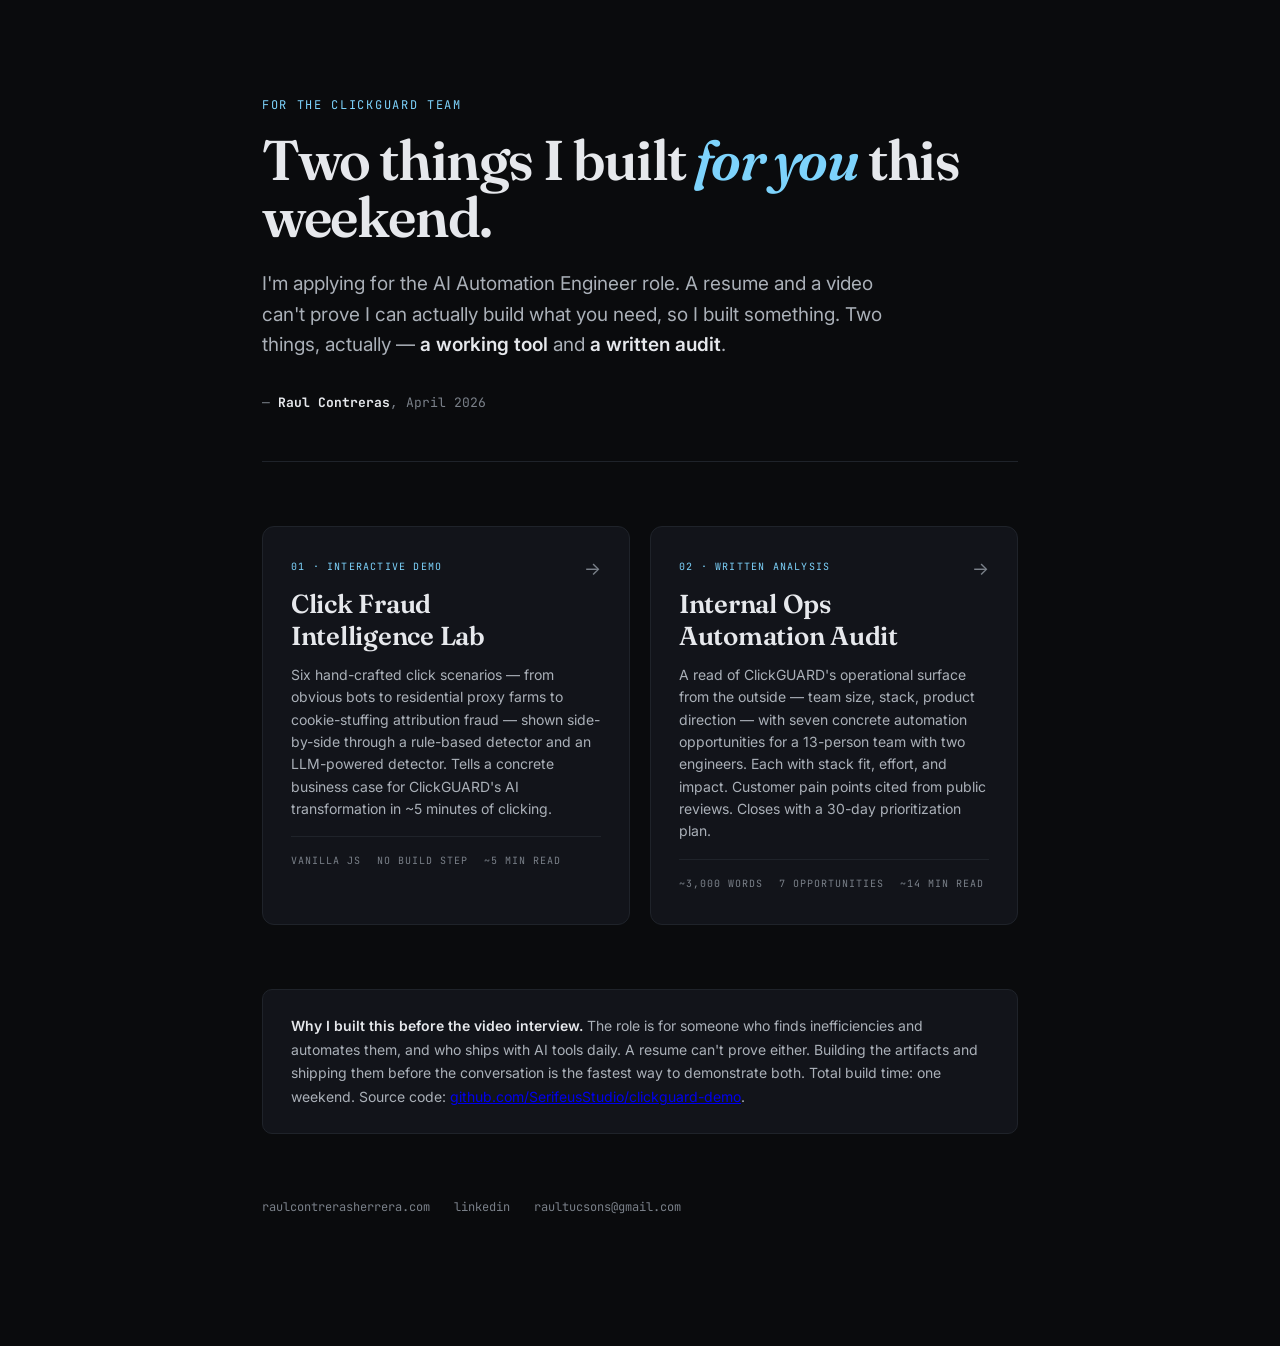
<file: deploy/index.html>
<!DOCTYPE html>
<html lang="en">
<head>
<meta charset="UTF-8">
<meta name="viewport" content="width=device-width, initial-scale=1.0">
<title>For ClickGUARD — Raul Contreras</title>
<meta name="description" content="Two things I built for my application to the AI Automation Engineer role at ClickGUARD.">
<meta name="robots" content="index, follow">

<link rel="preconnect" href="https://fonts.googleapis.com">
<link rel="preconnect" href="https://fonts.gstatic.com" crossorigin>
<link href="https://fonts.googleapis.com/css2?family=Fraunces:opsz,wght@9..144,500;9..144,600;9..144,700&family=Inter:wght@400;500;600&family=JetBrains+Mono:wght@400;500&display=swap" rel="stylesheet">

<style>
  :root {
    --bg: #0a0b0d;
    --bg-elev: #12141a;
    --bg-elev-2: #181b22;
    --text: #e6e8ec;
    --text-dim: #aab0b8;
    --muted: #7a8089;
    --accent: #7dd3fc;
    --accent-dim: #38bdf8;
    --rule: #1f232a;
  }

  * { box-sizing: border-box; }

  html, body {
    margin: 0;
    padding: 0;
    background: var(--bg);
    color: var(--text);
    font-family: 'Inter', system-ui, -apple-system, sans-serif;
    font-size: 16px;
    line-height: 1.6;
    -webkit-font-smoothing: antialiased;
    -moz-osx-font-smoothing: grayscale;
    min-height: 100vh;
  }

  .page {
    max-width: 820px;
    margin: 0 auto;
    padding: 96px 32px 128px;
  }

  .eyebrow {
    font-family: 'JetBrains Mono', monospace;
    font-size: 12px;
    text-transform: uppercase;
    letter-spacing: 0.14em;
    color: var(--accent);
    margin-bottom: 16px;
  }

  h1 {
    font-family: 'Fraunces', Georgia, serif;
    font-size: 56px;
    line-height: 1.02;
    font-weight: 600;
    letter-spacing: -0.025em;
    margin: 0 0 24px;
  }

  h1 .accent {
    color: var(--accent);
    font-style: italic;
  }

  .lede {
    font-size: 19px;
    color: var(--text-dim);
    max-width: 640px;
    line-height: 1.6;
    margin: 0 0 32px;
  }

  .lede strong {
    color: var(--text);
    font-weight: 600;
  }

  .signed {
    font-family: 'JetBrains Mono', monospace;
    font-size: 13px;
    color: var(--muted);
    margin-bottom: 64px;
    padding-bottom: 48px;
    border-bottom: 1px solid var(--rule);
  }

  .signed strong {
    color: var(--text);
  }

  .tiles {
    display: grid;
    grid-template-columns: 1fr 1fr;
    gap: 20px;
    margin-bottom: 64px;
  }

  @media (max-width: 720px) {
    .tiles { grid-template-columns: 1fr; }
    h1 { font-size: 42px; }
    .page { padding: 48px 20px 80px; }
  }

  .tile {
    display: block;
    text-decoration: none;
    background: var(--bg-elev);
    border: 1px solid var(--rule);
    border-radius: 12px;
    padding: 32px 28px;
    color: inherit;
    transition: border-color 160ms, background 160ms, transform 160ms;
    position: relative;
    overflow: hidden;
  }

  .tile:hover {
    border-color: var(--accent);
    background: var(--bg-elev-2);
    transform: translateY(-2px);
  }

  .tile::after {
    content: '→';
    position: absolute;
    top: 28px;
    right: 28px;
    font-size: 18px;
    color: var(--muted);
    transition: color 160ms, transform 160ms;
  }

  .tile:hover::after {
    color: var(--accent);
    transform: translateX(2px);
  }

  .tile-kicker {
    font-family: 'JetBrains Mono', monospace;
    font-size: 10px;
    text-transform: uppercase;
    letter-spacing: 0.12em;
    color: var(--accent);
    margin-bottom: 14px;
  }

  .tile-title {
    font-family: 'Fraunces', Georgia, serif;
    font-size: 26px;
    font-weight: 600;
    letter-spacing: -0.01em;
    line-height: 1.2;
    margin: 0 0 12px;
    color: var(--text);
    padding-right: 32px;
  }

  .tile-desc {
    font-size: 14px;
    color: var(--text-dim);
    line-height: 1.6;
    margin: 0 0 16px;
  }

  .tile-meta {
    font-family: 'JetBrains Mono', monospace;
    font-size: 10px;
    color: var(--muted);
    text-transform: uppercase;
    letter-spacing: 0.1em;
    padding-top: 16px;
    border-top: 1px solid var(--rule);
    display: flex;
    gap: 16px;
  }

  .note {
    padding: 24px 28px;
    background: var(--bg-elev);
    border: 1px solid var(--rule);
    border-radius: 10px;
    font-size: 14px;
    color: var(--text-dim);
    line-height: 1.7;
  }

  .note strong {
    color: var(--text);
    font-weight: 600;
  }

  .footer {
    margin-top: 64px;
    font-family: 'JetBrains Mono', monospace;
    font-size: 12px;
    color: var(--muted);
    display: flex;
    gap: 24px;
    flex-wrap: wrap;
  }

  .footer a {
    color: var(--muted);
    text-decoration: none;
    border-bottom: 1px solid transparent;
    transition: color 120ms, border-color 120ms;
  }

  .footer a:hover {
    color: var(--accent);
    border-bottom-color: var(--accent);
  }
</style>
</head>
<body>

<div class="page">

  <div class="eyebrow">For the ClickGUARD team</div>
  <h1>Two things I built <span class="accent">for you</span> this weekend.</h1>
  <p class="lede">I'm applying for the AI Automation Engineer role. A resume and a video can't prove I can actually build what you need, so I built something. Two things, actually — <strong>a working tool</strong> and <strong>a written audit</strong>.</p>
  <div class="signed">— <strong>Raul Contreras</strong>, April 2026</div>

  <div class="tiles">

    <a class="tile" href="tool/">
      <div class="tile-kicker">01 · Interactive demo</div>
      <h2 class="tile-title">Click Fraud Intelligence Lab</h2>
      <p class="tile-desc">Six hand-crafted click scenarios — from obvious bots to residential proxy farms to cookie-stuffing attribution fraud — shown side-by-side through a rule-based detector and an LLM-powered detector. Tells a concrete business case for ClickGUARD's AI transformation in ~5 minutes of clicking.</p>
      <div class="tile-meta">
        <span>vanilla JS</span>
        <span>no build step</span>
        <span>~5 min read</span>
      </div>
    </a>

    <a class="tile" href="audit/">
      <div class="tile-kicker">02 · Written analysis</div>
      <h2 class="tile-title">Internal Ops Automation Audit</h2>
      <p class="tile-desc">A read of ClickGUARD's operational surface from the outside — team size, stack, product direction — with seven concrete automation opportunities for a 13-person team with two engineers. Each with stack fit, effort, and impact. Customer pain points cited from public reviews. Closes with a 30-day prioritization plan.</p>
      <div class="tile-meta">
        <span>~3,000 words</span>
        <span>7 opportunities</span>
        <span>~14 min read</span>
      </div>
    </a>

  </div>

  <div class="note">
    <strong>Why I built this before the video interview.</strong> The role is for someone who finds inefficiencies and automates them, and who ships with AI tools daily. A resume can't prove either. Building the artifacts and shipping them before the conversation is the fastest way to demonstrate both. Total build time: one weekend. Source code: <a href="https://github.com/SerifeusStudio/clickguard-demo">github.com/SerifeusStudio/clickguard-demo</a>.
  </div>

  <div class="footer">
    <a href="https://raulcontrerasherrera.com/">raulcontrerasherrera.com</a>
    <a href="https://linkedin.com/in/raulcontrerasherrera">linkedin</a>
    <a href="mailto:raultucsons@gmail.com">raultucsons@gmail.com</a>
  </div>

</div>

</body>
</html>
</file>
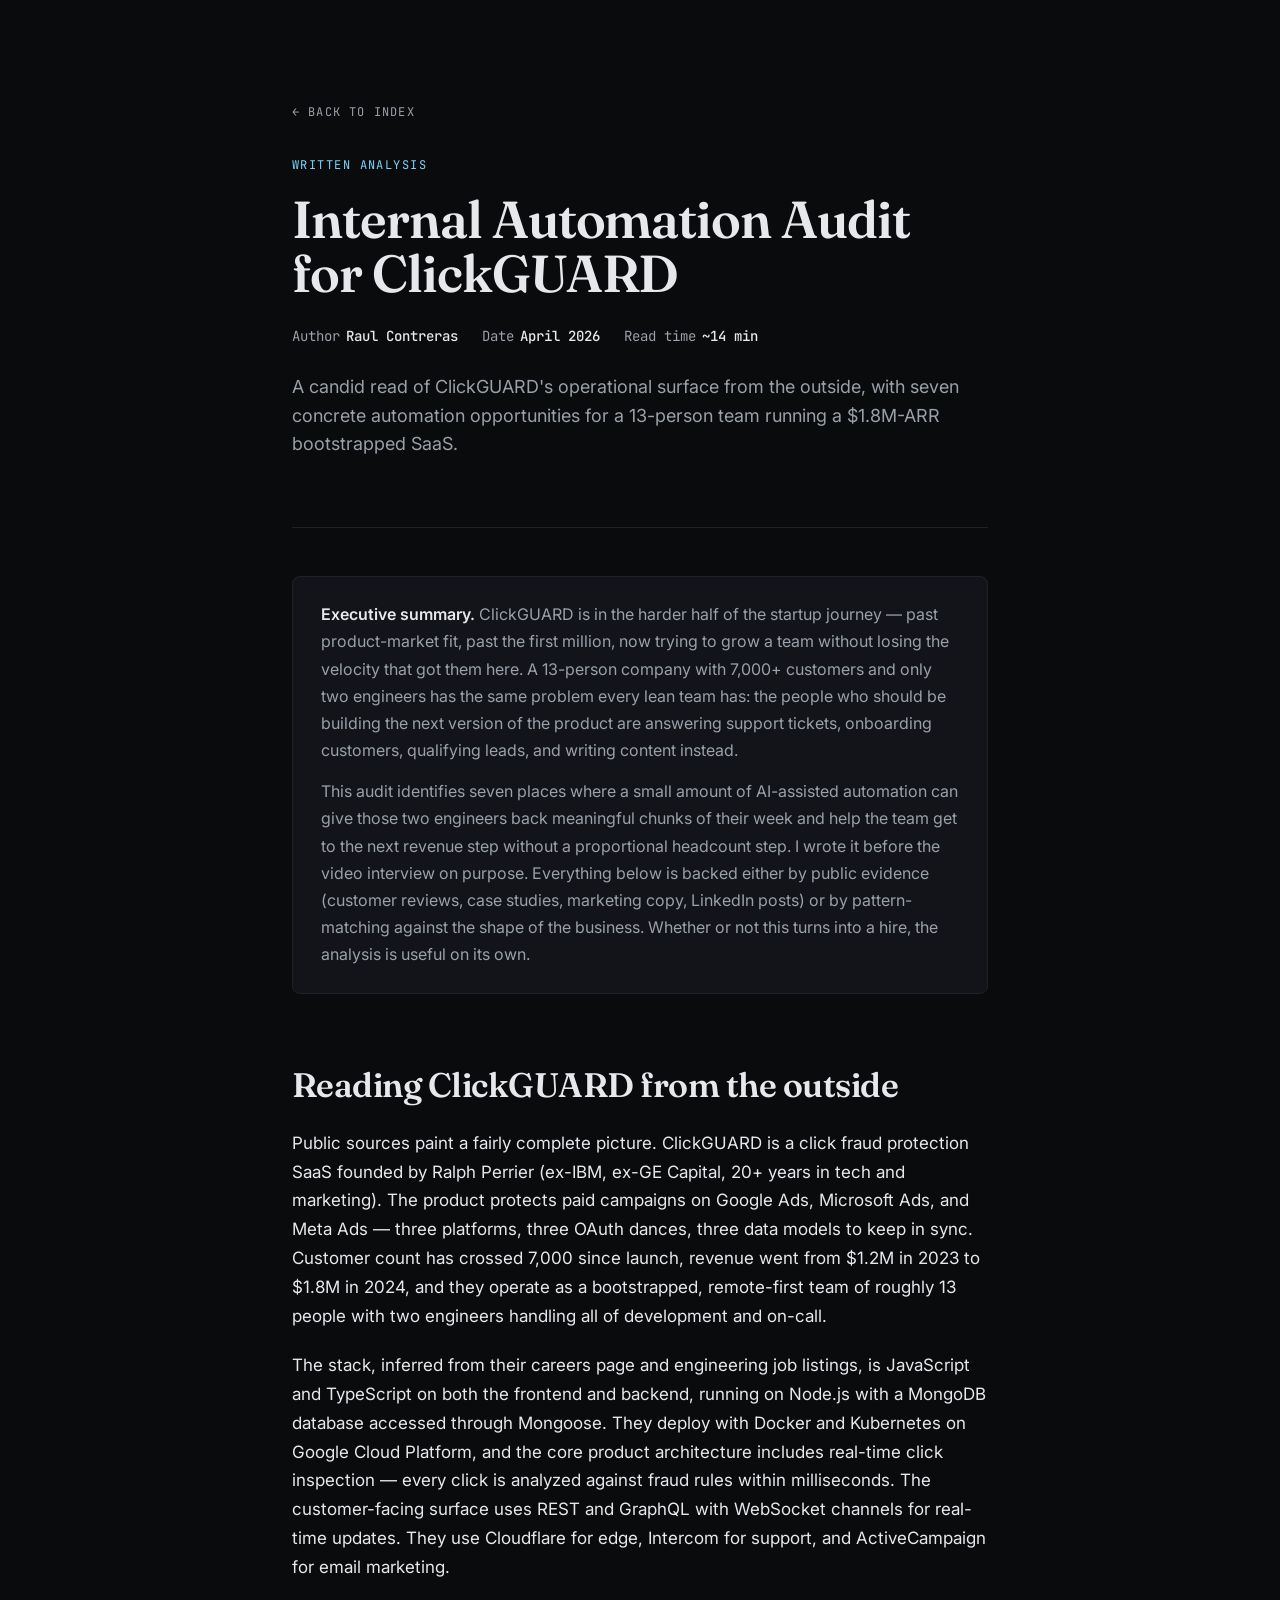
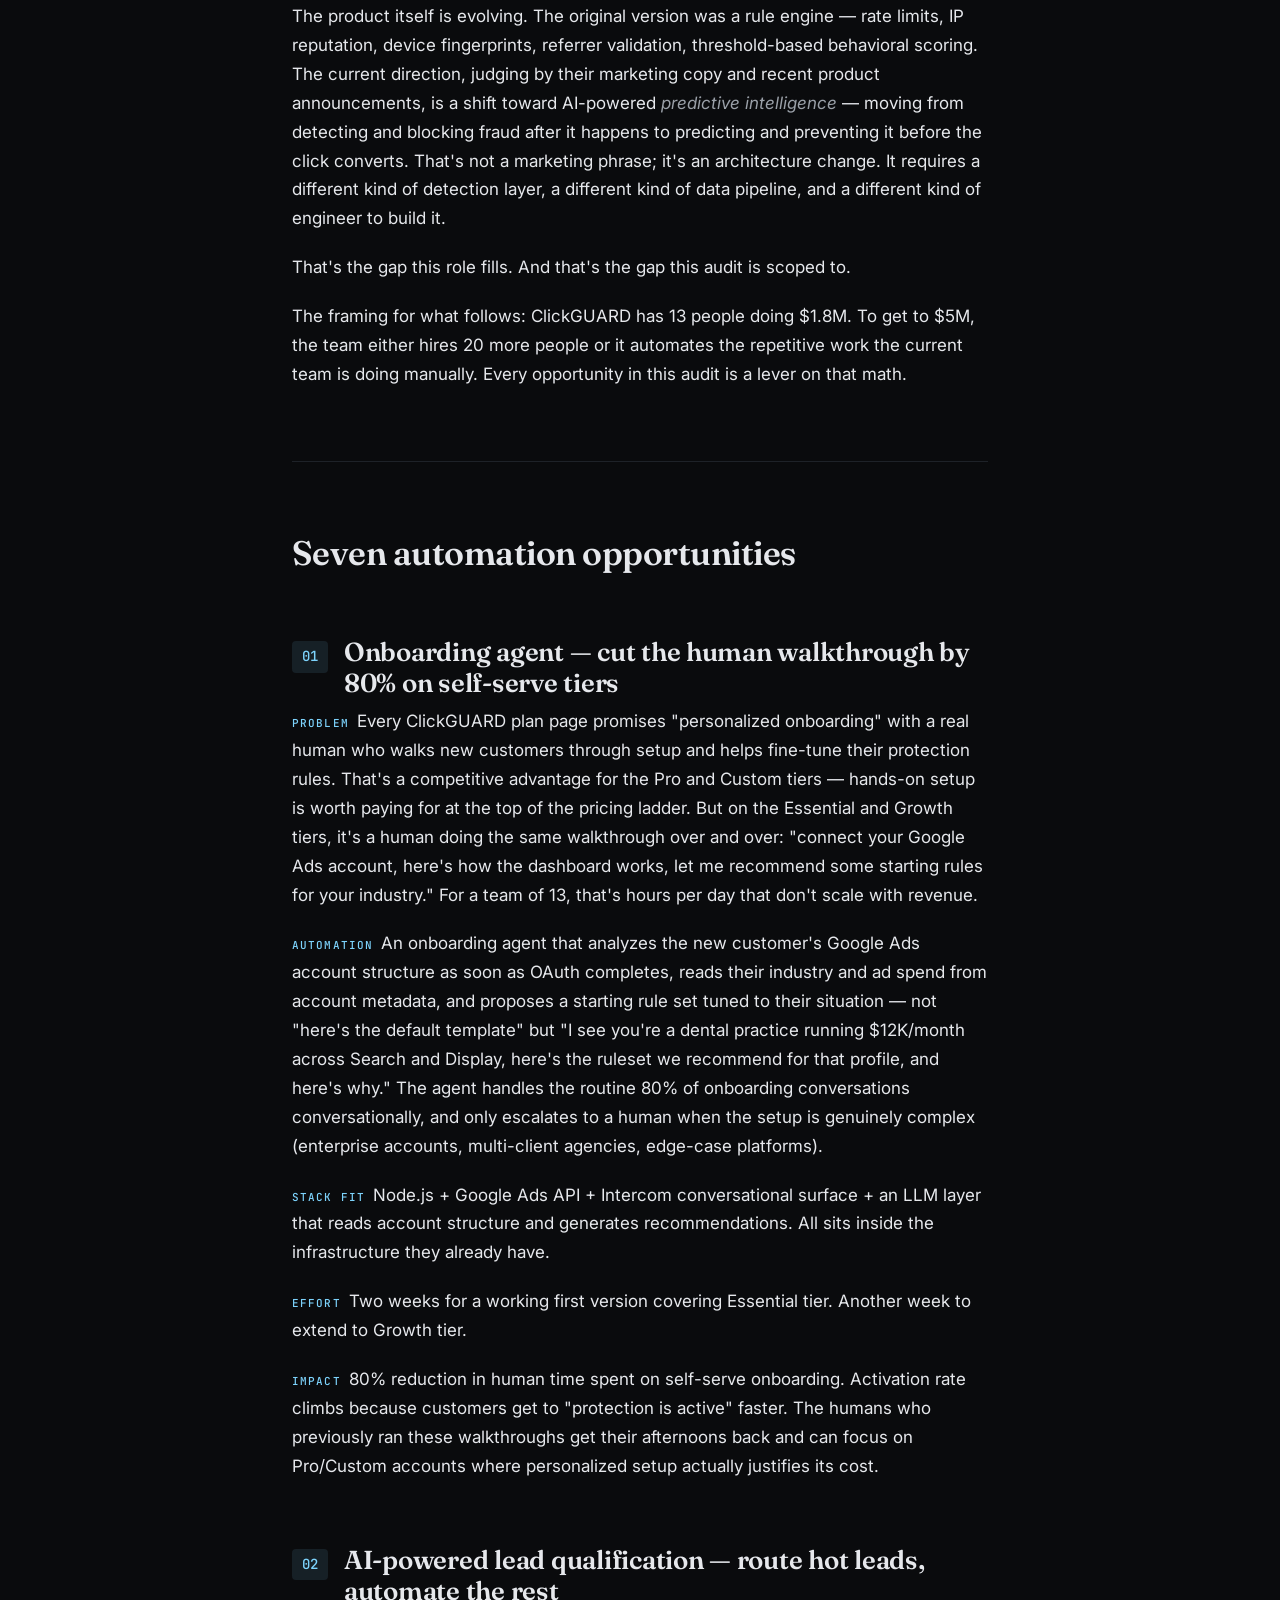
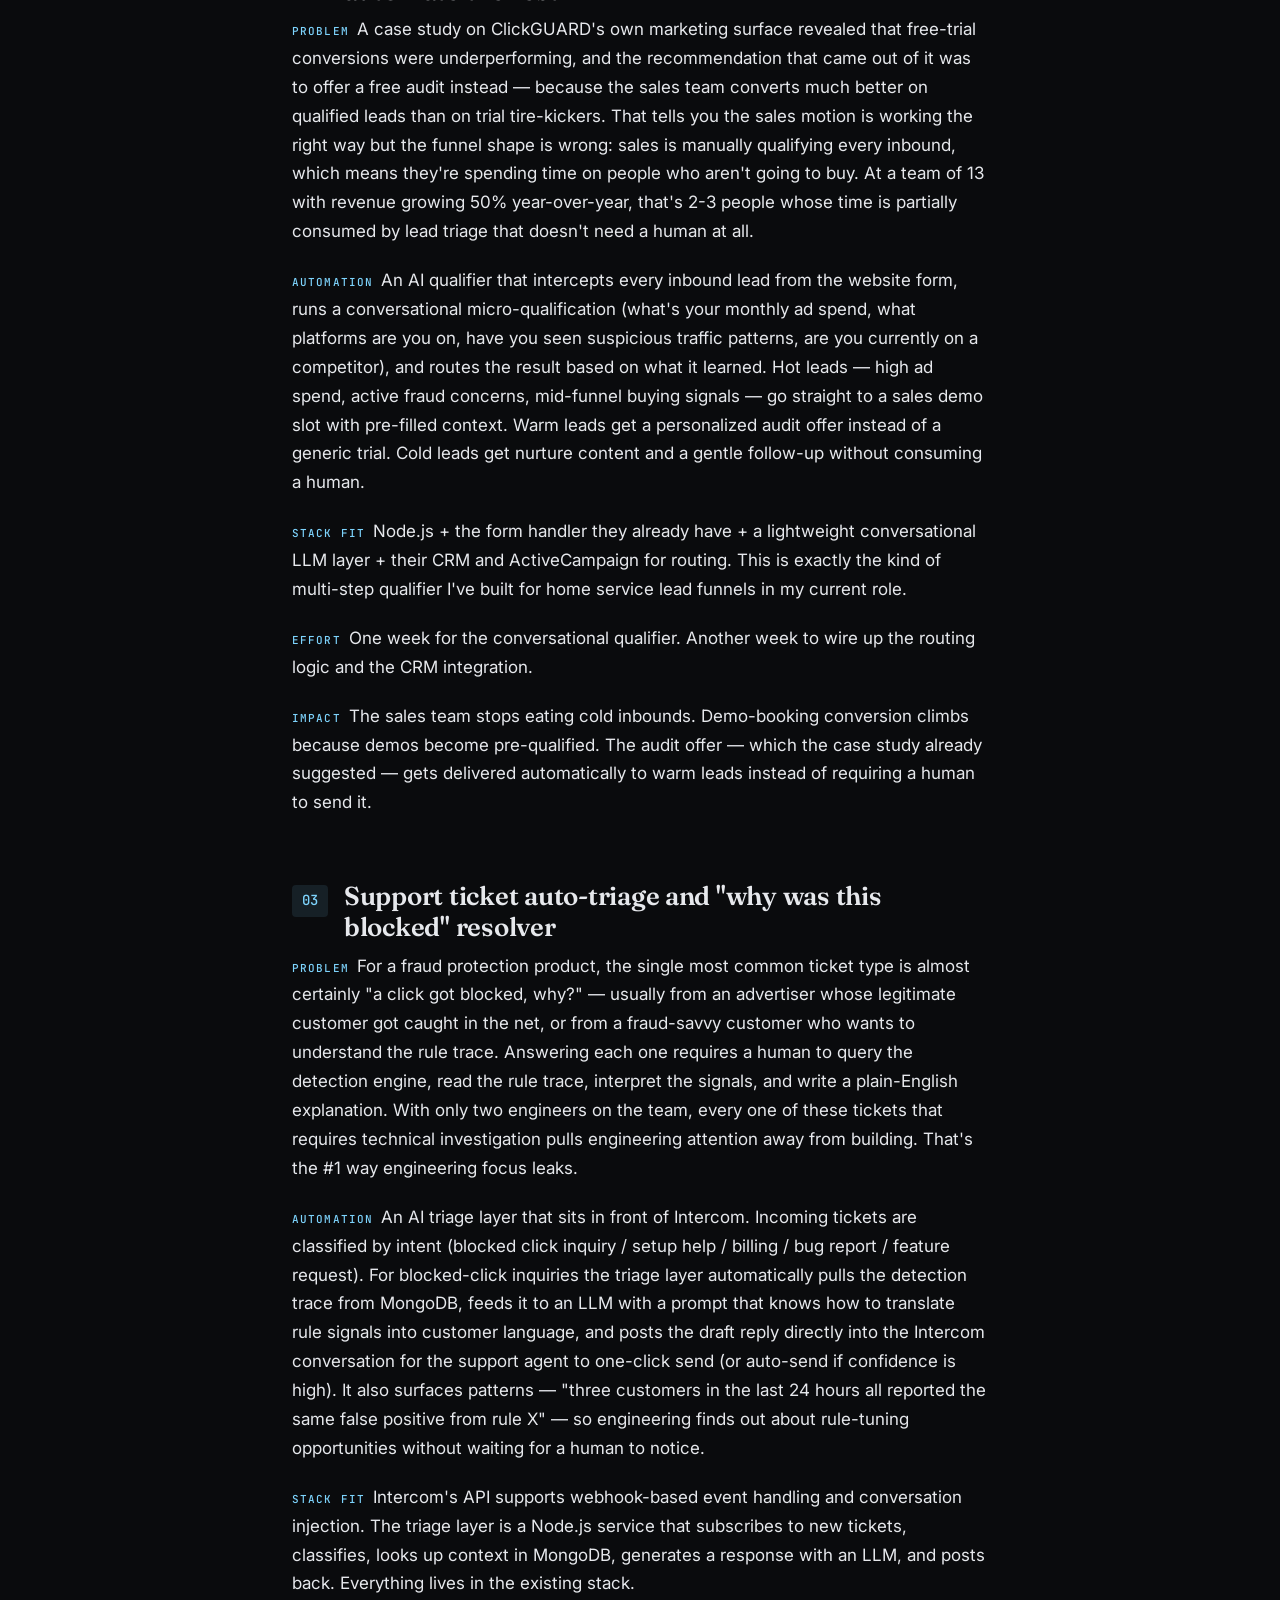
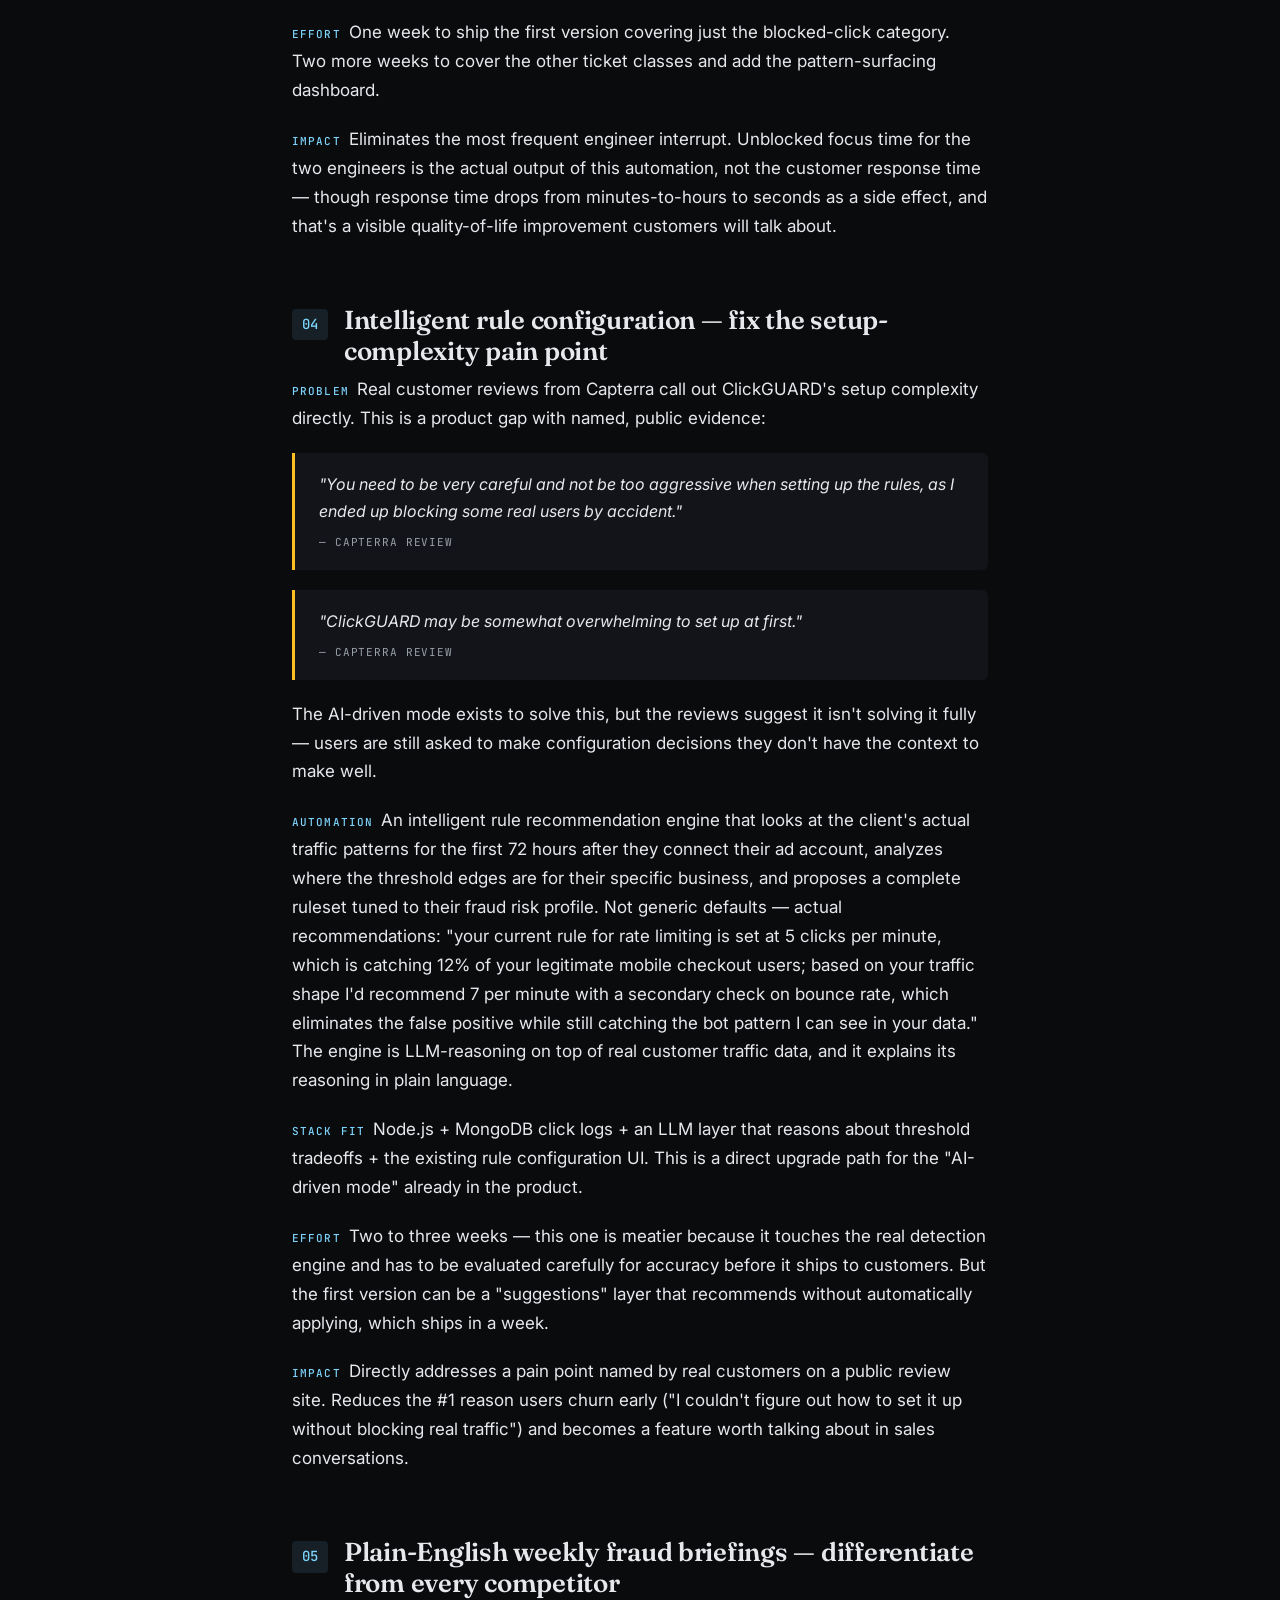
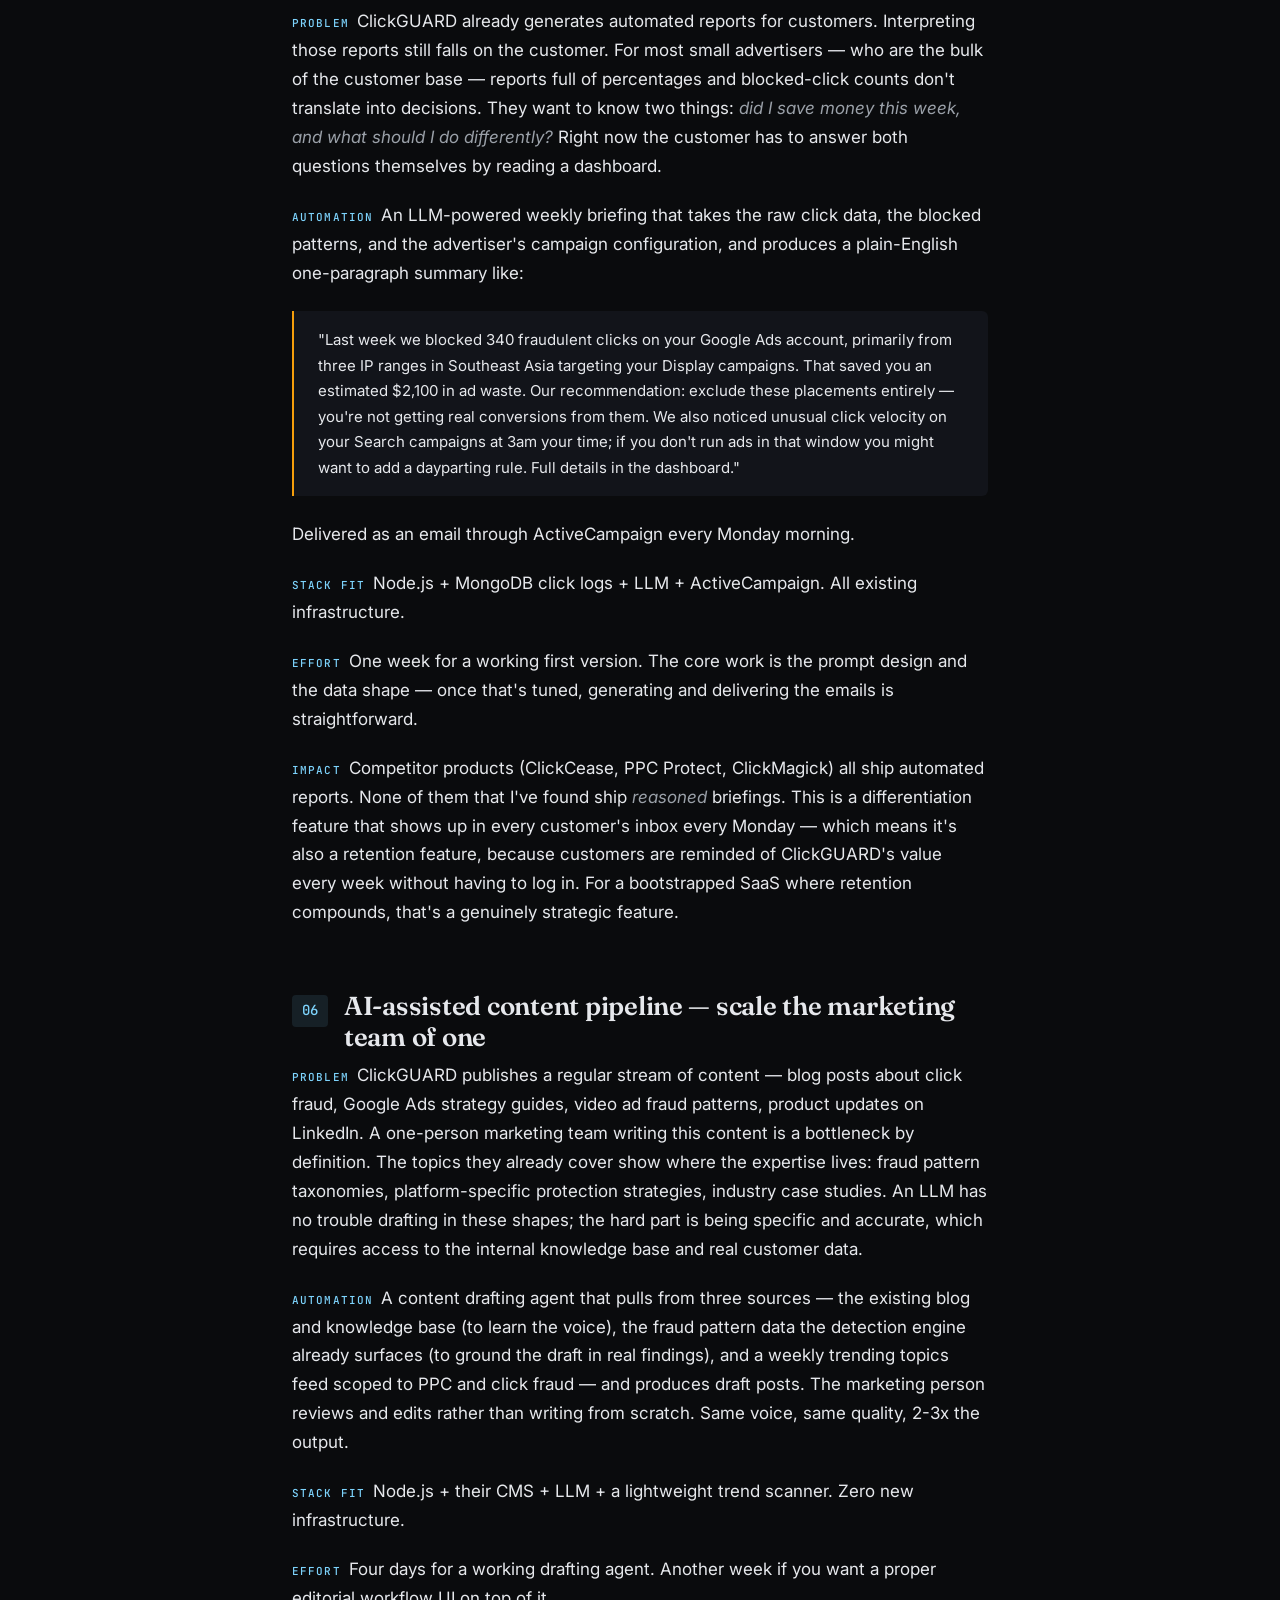
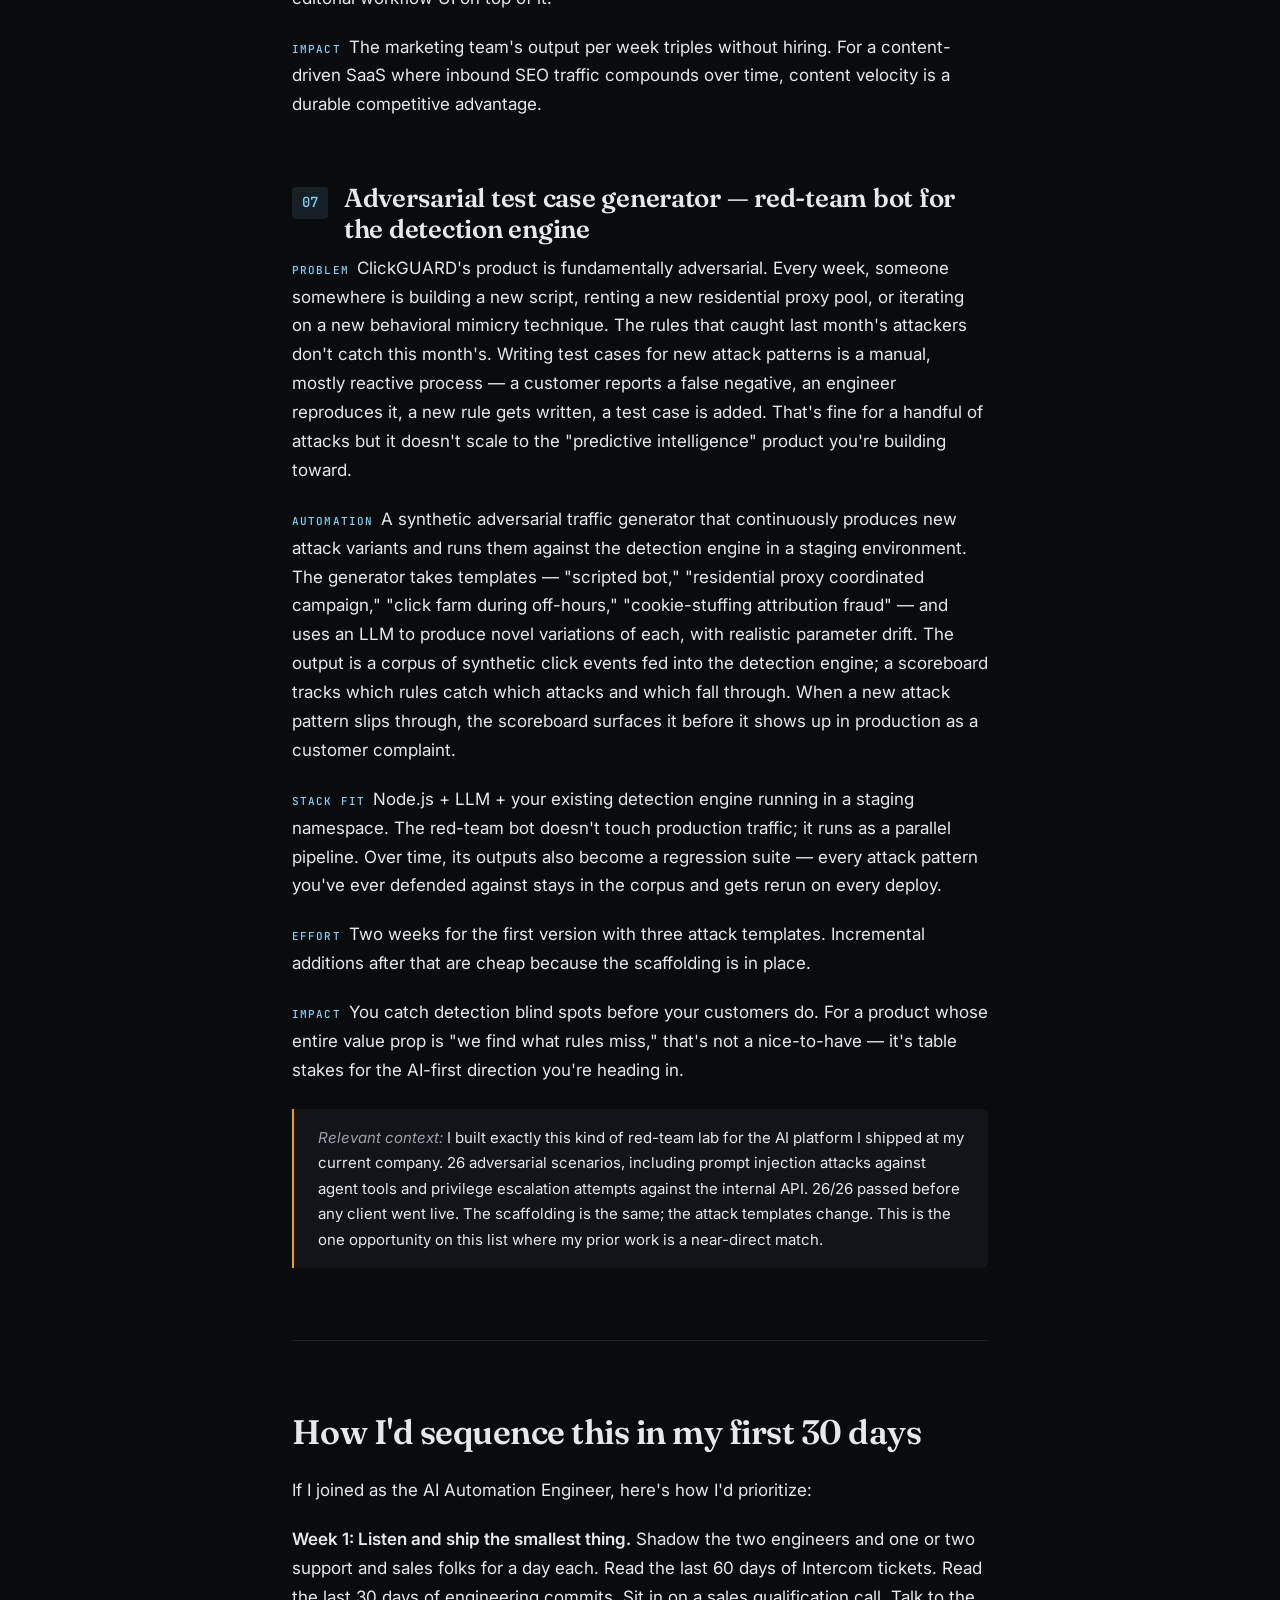
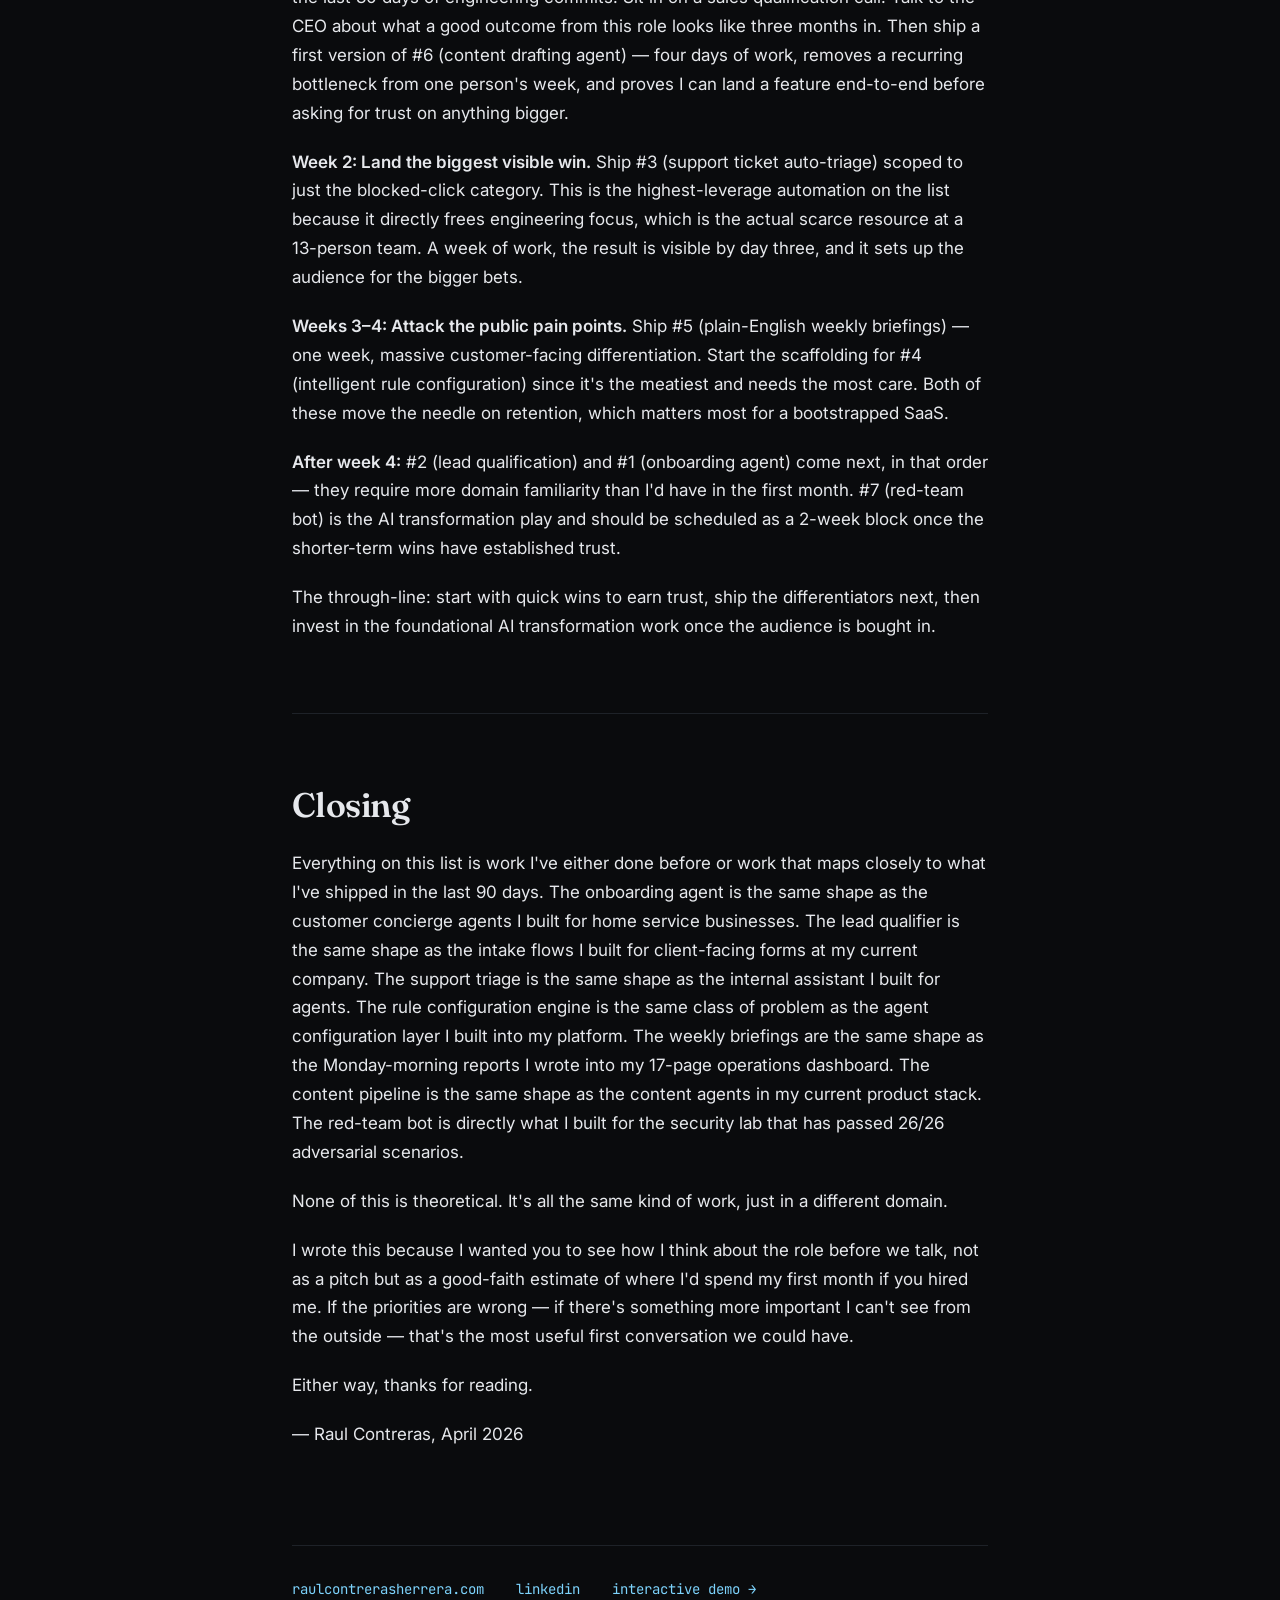
<file: deploy/audit/index.html>
<!DOCTYPE html>
<html lang="en">
<head>
<meta charset="UTF-8">
<meta name="viewport" content="width=device-width, initial-scale=1.0">
<title>Internal Automation Audit — ClickGUARD · Raul Contreras</title>
<meta name="description" content="A written analysis of ClickGUARD's operational surface with seven concrete automation opportunities for a 13-person team.">
<meta name="robots" content="index, follow">
<link rel="preconnect" href="https://fonts.googleapis.com">
<link rel="preconnect" href="https://fonts.gstatic.com" crossorigin>
<link href="https://fonts.googleapis.com/css2?family=Fraunces:opsz,wght@9..144,400;9..144,500;9..144,600;9..144,700&family=Inter:wght@400;500;600&family=JetBrains+Mono:wght@400;500&display=swap" rel="stylesheet">
<style>
  :root {
    --bg: #0a0b0d;
    --bg-elev: #12141a;
    --bg-code: #0e1014;
    --text: #e6e8ec;
    --muted: #9aa0a8;
    --muted-dim: #6b7178;
    --accent: #7dd3fc;
    --accent-dim: #38bdf8;
    --rule: #1e2228;
    --marker: #f59e0b;
    --quote: #fbbf24;
  }

  * { box-sizing: border-box; }

  html, body {
    margin: 0;
    padding: 0;
    background: var(--bg);
    color: var(--text);
    font-family: 'Inter', system-ui, -apple-system, sans-serif;
    font-size: 17px;
    line-height: 1.7;
    -webkit-font-smoothing: antialiased;
    -moz-osx-font-smoothing: grayscale;
  }

  .wrap {
    max-width: 760px;
    margin: 0 auto;
    padding: 96px 32px 128px;
  }

  header.top {
    padding-bottom: 48px;
    border-bottom: 1px solid var(--rule);
    margin-bottom: 48px;
  }

  .eyebrow {
    font-family: 'JetBrains Mono', monospace;
    font-size: 12px;
    text-transform: uppercase;
    letter-spacing: 0.12em;
    color: var(--accent);
    margin-bottom: 16px;
  }

  h1 {
    font-family: 'Fraunces', Georgia, serif;
    font-size: 52px;
    line-height: 1.05;
    font-weight: 600;
    margin: 0 0 24px;
    letter-spacing: -0.02em;
  }

  .meta {
    display: flex;
    gap: 24px;
    font-size: 14px;
    color: var(--muted);
    font-family: 'JetBrains Mono', monospace;
  }

  .meta span strong {
    color: var(--text);
    font-weight: 500;
    margin-left: 6px;
  }

  .purpose {
    font-size: 18px;
    color: var(--muted);
    margin-top: 24px;
    line-height: 1.6;
  }

  h2 {
    font-family: 'Fraunces', Georgia, serif;
    font-size: 34px;
    font-weight: 600;
    letter-spacing: -0.015em;
    margin: 72px 0 24px;
    line-height: 1.15;
  }

  h3 {
    font-family: 'Fraunces', Georgia, serif;
    font-size: 26px;
    font-weight: 600;
    margin: 56px 0 16px;
    line-height: 1.2;
    letter-spacing: -0.01em;
  }

  .section-divider {
    border: none;
    border-top: 1px solid var(--rule);
    margin: 72px 0;
  }

  p {
    margin: 0 0 20px;
    color: var(--text);
  }

  p + p {
    margin-top: 0;
  }

  strong {
    color: var(--text);
    font-weight: 600;
  }

  em {
    font-style: italic;
    color: var(--muted);
  }

  a {
    color: var(--accent);
    text-decoration: none;
    border-bottom: 1px solid transparent;
    transition: border-color 120ms;
  }

  a:hover {
    border-bottom-color: var(--accent);
  }

  ul, ol {
    margin: 0 0 20px;
    padding-left: 24px;
  }

  li {
    margin-bottom: 10px;
  }

  .field-label {
    display: inline-block;
    font-family: 'JetBrains Mono', monospace;
    font-size: 11px;
    text-transform: uppercase;
    letter-spacing: 0.1em;
    color: var(--accent);
    margin-right: 8px;
    font-weight: 500;
  }

  blockquote {
    margin: 24px 0;
    padding: 16px 24px;
    background: var(--bg-elev);
    border-left: 2px solid var(--marker);
    border-radius: 0 6px 6px 0;
    color: var(--muted);
    font-size: 15px;
  }

  blockquote p:last-child {
    margin-bottom: 0;
  }

  .customer-quote {
    padding: 18px 24px;
    margin: 20px 0;
    background: var(--bg-elev);
    border-left: 3px solid var(--quote);
    border-radius: 0 6px 6px 0;
    font-style: italic;
    color: var(--text);
    font-size: 16px;
  }

  .customer-quote + .customer-quote {
    margin-top: 8px;
  }

  .quote-attrib {
    font-family: 'JetBrains Mono', monospace;
    font-size: 11px;
    color: var(--muted);
    text-transform: uppercase;
    letter-spacing: 0.08em;
    font-style: normal;
    display: block;
    margin-top: 8px;
  }

  .ex-summary {
    background: var(--bg-elev);
    border: 1px solid var(--rule);
    border-radius: 8px;
    padding: 24px 28px;
    margin: 32px 0 48px;
  }

  .ex-summary p {
    font-size: 16px;
    color: var(--muted);
    margin: 0;
  }

  .ex-summary p + p {
    margin-top: 14px;
  }

  .opp-header {
    display: flex;
    align-items: baseline;
    gap: 16px;
    margin: 64px 0 8px;
  }

  .opp-num {
    font-family: 'JetBrains Mono', monospace;
    font-size: 14px;
    color: var(--accent);
    font-weight: 500;
    padding: 4px 10px;
    background: rgba(125, 211, 252, 0.1);
    border-radius: 4px;
    flex-shrink: 0;
  }

  .opp-title {
    font-family: 'Fraunces', Georgia, serif;
    font-size: 26px;
    font-weight: 600;
    line-height: 1.2;
    letter-spacing: -0.01em;
    margin: 0;
  }

  footer.bottom {
    margin-top: 96px;
    padding-top: 32px;
    border-top: 1px solid var(--rule);
    font-size: 14px;
    color: var(--muted);
    font-family: 'JetBrains Mono', monospace;
  }

  footer.bottom a {
    display: inline-block;
    margin-right: 24px;
  }

  .back-link {
    display: inline-flex;
    align-items: center;
    gap: 8px;
    font-family: 'JetBrains Mono', monospace;
    font-size: 12px;
    color: var(--muted);
    text-transform: uppercase;
    letter-spacing: 0.1em;
    margin-bottom: 32px;
  }

  .back-link::before {
    content: '←';
  }

  .back-link:hover {
    color: var(--accent);
    border-bottom: none;
  }

  @media (max-width: 640px) {
    .wrap { padding: 48px 20px 80px; }
    h1 { font-size: 38px; }
    h2 { font-size: 28px; }
    h3, .opp-title { font-size: 22px; }
    .meta { flex-direction: column; gap: 6px; }
    .opp-header { flex-direction: column; gap: 8px; align-items: flex-start; }
  }
</style>
</head>
<body>

<div class="wrap">

  <a href="../" class="back-link">Back to index</a>

  <header class="top">
    <div class="eyebrow">Written analysis</div>
    <h1>Internal Automation Audit for ClickGUARD</h1>
    <div class="meta">
      <span>Author<strong>Raul Contreras</strong></span>
      <span>Date<strong>April 2026</strong></span>
      <span>Read time<strong>~14 min</strong></span>
    </div>
    <p class="purpose">A candid read of ClickGUARD's operational surface from the outside, with seven concrete automation opportunities for a 13-person team running a $1.8M-ARR bootstrapped SaaS.</p>
  </header>

  <div class="ex-summary">
    <p><strong>Executive summary.</strong> ClickGUARD is in the harder half of the startup journey — past product-market fit, past the first million, now trying to grow a team without losing the velocity that got them here. A 13-person company with 7,000+ customers and only two engineers has the same problem every lean team has: the people who should be building the next version of the product are answering support tickets, onboarding customers, qualifying leads, and writing content instead.</p>
    <p>This audit identifies seven places where a small amount of AI-assisted automation can give those two engineers back meaningful chunks of their week and help the team get to the next revenue step without a proportional headcount step. I wrote it before the video interview on purpose. Everything below is backed either by public evidence (customer reviews, case studies, marketing copy, LinkedIn posts) or by pattern-matching against the shape of the business. Whether or not this turns into a hire, the analysis is useful on its own.</p>
  </div>

  <h2>Reading ClickGUARD from the outside</h2>

  <p>Public sources paint a fairly complete picture. ClickGUARD is a click fraud protection SaaS founded by Ralph Perrier (ex-IBM, ex-GE Capital, 20+ years in tech and marketing). The product protects paid campaigns on Google Ads, Microsoft Ads, and Meta Ads — three platforms, three OAuth dances, three data models to keep in sync. Customer count has crossed 7,000 since launch, revenue went from $1.2M in 2023 to $1.8M in 2024, and they operate as a bootstrapped, remote-first team of roughly 13 people with two engineers handling all of development and on-call.</p>

  <p>The stack, inferred from their careers page and engineering job listings, is JavaScript and TypeScript on both the frontend and backend, running on Node.js with a MongoDB database accessed through Mongoose. They deploy with Docker and Kubernetes on Google Cloud Platform, and the core product architecture includes real-time click inspection — every click is analyzed against fraud rules within milliseconds. The customer-facing surface uses REST and GraphQL with WebSocket channels for real-time updates. They use Cloudflare for edge, Intercom for support, and ActiveCampaign for email marketing.</p>

  <p>The product itself is evolving. The original version was a rule engine — rate limits, IP reputation, device fingerprints, referrer validation, threshold-based behavioral scoring. The current direction, judging by their marketing copy and recent product announcements, is a shift toward AI-powered <em>predictive intelligence</em> — moving from detecting and blocking fraud after it happens to predicting and preventing it before the click converts. That's not a marketing phrase; it's an architecture change. It requires a different kind of detection layer, a different kind of data pipeline, and a different kind of engineer to build it.</p>

  <p>That's the gap this role fills. And that's the gap this audit is scoped to.</p>

  <p>The framing for what follows: ClickGUARD has 13 people doing $1.8M. To get to $5M, the team either hires 20 more people or it automates the repetitive work the current team is doing manually. Every opportunity in this audit is a lever on that math.</p>

  <hr class="section-divider">

  <h2>Seven automation opportunities</h2>

  <!-- 1 -->
  <div class="opp-header">
    <span class="opp-num">01</span>
    <h3 class="opp-title">Onboarding agent — cut the human walkthrough by 80% on self-serve tiers</h3>
  </div>

  <p><span class="field-label">Problem</span>Every ClickGUARD plan page promises "personalized onboarding" with a real human who walks new customers through setup and helps fine-tune their protection rules. That's a competitive advantage for the Pro and Custom tiers — hands-on setup is worth paying for at the top of the pricing ladder. But on the Essential and Growth tiers, it's a human doing the same walkthrough over and over: "connect your Google Ads account, here's how the dashboard works, let me recommend some starting rules for your industry." For a team of 13, that's hours per day that don't scale with revenue.</p>

  <p><span class="field-label">Automation</span>An onboarding agent that analyzes the new customer's Google Ads account structure as soon as OAuth completes, reads their industry and ad spend from account metadata, and proposes a starting rule set tuned to their situation — not "here's the default template" but "I see you're a dental practice running $12K/month across Search and Display, here's the ruleset we recommend for that profile, and here's why." The agent handles the routine 80% of onboarding conversations conversationally, and only escalates to a human when the setup is genuinely complex (enterprise accounts, multi-client agencies, edge-case platforms).</p>

  <p><span class="field-label">Stack fit</span>Node.js + Google Ads API + Intercom conversational surface + an LLM layer that reads account structure and generates recommendations. All sits inside the infrastructure they already have.</p>

  <p><span class="field-label">Effort</span>Two weeks for a working first version covering Essential tier. Another week to extend to Growth tier.</p>

  <p><span class="field-label">Impact</span>80% reduction in human time spent on self-serve onboarding. Activation rate climbs because customers get to "protection is active" faster. The humans who previously ran these walkthroughs get their afternoons back and can focus on Pro/Custom accounts where personalized setup actually justifies its cost.</p>

  <!-- 2 -->
  <div class="opp-header">
    <span class="opp-num">02</span>
    <h3 class="opp-title">AI-powered lead qualification — route hot leads, automate the rest</h3>
  </div>

  <p><span class="field-label">Problem</span>A case study on ClickGUARD's own marketing surface revealed that free-trial conversions were underperforming, and the recommendation that came out of it was to offer a free audit instead — because the sales team converts much better on qualified leads than on trial tire-kickers. That tells you the sales motion is working the right way but the funnel shape is wrong: sales is manually qualifying every inbound, which means they're spending time on people who aren't going to buy. At a team of 13 with revenue growing 50% year-over-year, that's 2-3 people whose time is partially consumed by lead triage that doesn't need a human at all.</p>

  <p><span class="field-label">Automation</span>An AI qualifier that intercepts every inbound lead from the website form, runs a conversational micro-qualification (what's your monthly ad spend, what platforms are you on, have you seen suspicious traffic patterns, are you currently on a competitor), and routes the result based on what it learned. Hot leads — high ad spend, active fraud concerns, mid-funnel buying signals — go straight to a sales demo slot with pre-filled context. Warm leads get a personalized audit offer instead of a generic trial. Cold leads get nurture content and a gentle follow-up without consuming a human.</p>

  <p><span class="field-label">Stack fit</span>Node.js + the form handler they already have + a lightweight conversational LLM layer + their CRM and ActiveCampaign for routing. This is exactly the kind of multi-step qualifier I've built for home service lead funnels in my current role.</p>

  <p><span class="field-label">Effort</span>One week for the conversational qualifier. Another week to wire up the routing logic and the CRM integration.</p>

  <p><span class="field-label">Impact</span>The sales team stops eating cold inbounds. Demo-booking conversion climbs because demos become pre-qualified. The audit offer — which the case study already suggested — gets delivered automatically to warm leads instead of requiring a human to send it.</p>

  <!-- 3 -->
  <div class="opp-header">
    <span class="opp-num">03</span>
    <h3 class="opp-title">Support ticket auto-triage and "why was this blocked" resolver</h3>
  </div>

  <p><span class="field-label">Problem</span>For a fraud protection product, the single most common ticket type is almost certainly "a click got blocked, why?" — usually from an advertiser whose legitimate customer got caught in the net, or from a fraud-savvy customer who wants to understand the rule trace. Answering each one requires a human to query the detection engine, read the rule trace, interpret the signals, and write a plain-English explanation. With only two engineers on the team, every one of these tickets that requires technical investigation pulls engineering attention away from building. That's the #1 way engineering focus leaks.</p>

  <p><span class="field-label">Automation</span>An AI triage layer that sits in front of Intercom. Incoming tickets are classified by intent (blocked click inquiry / setup help / billing / bug report / feature request). For blocked-click inquiries the triage layer automatically pulls the detection trace from MongoDB, feeds it to an LLM with a prompt that knows how to translate rule signals into customer language, and posts the draft reply directly into the Intercom conversation for the support agent to one-click send (or auto-send if confidence is high). It also surfaces patterns — "three customers in the last 24 hours all reported the same false positive from rule X" — so engineering finds out about rule-tuning opportunities without waiting for a human to notice.</p>

  <p><span class="field-label">Stack fit</span>Intercom's API supports webhook-based event handling and conversation injection. The triage layer is a Node.js service that subscribes to new tickets, classifies, looks up context in MongoDB, generates a response with an LLM, and posts back. Everything lives in the existing stack.</p>

  <p><span class="field-label">Effort</span>One week to ship the first version covering just the blocked-click category. Two more weeks to cover the other ticket classes and add the pattern-surfacing dashboard.</p>

  <p><span class="field-label">Impact</span>Eliminates the most frequent engineer interrupt. Unblocked focus time for the two engineers is the actual output of this automation, not the customer response time — though response time drops from minutes-to-hours to seconds as a side effect, and that's a visible quality-of-life improvement customers will talk about.</p>

  <!-- 4 -->
  <div class="opp-header">
    <span class="opp-num">04</span>
    <h3 class="opp-title">Intelligent rule configuration — fix the setup-complexity pain point</h3>
  </div>

  <p><span class="field-label">Problem</span>Real customer reviews from Capterra call out ClickGUARD's setup complexity directly. This is a product gap with named, public evidence:</p>

  <div class="customer-quote">
    "You need to be very careful and not be too aggressive when setting up the rules, as I ended up blocking some real users by accident."
    <span class="quote-attrib">— Capterra review</span>
  </div>

  <div class="customer-quote">
    "ClickGUARD may be somewhat overwhelming to set up at first."
    <span class="quote-attrib">— Capterra review</span>
  </div>

  <p>The AI-driven mode exists to solve this, but the reviews suggest it isn't solving it fully — users are still asked to make configuration decisions they don't have the context to make well.</p>

  <p><span class="field-label">Automation</span>An intelligent rule recommendation engine that looks at the client's actual traffic patterns for the first 72 hours after they connect their ad account, analyzes where the threshold edges are for their specific business, and proposes a complete ruleset tuned to their fraud risk profile. Not generic defaults — actual recommendations: "your current rule for rate limiting is set at 5 clicks per minute, which is catching 12% of your legitimate mobile checkout users; based on your traffic shape I'd recommend 7 per minute with a secondary check on bounce rate, which eliminates the false positive while still catching the bot pattern I can see in your data." The engine is LLM-reasoning on top of real customer traffic data, and it explains its reasoning in plain language.</p>

  <p><span class="field-label">Stack fit</span>Node.js + MongoDB click logs + an LLM layer that reasons about threshold tradeoffs + the existing rule configuration UI. This is a direct upgrade path for the "AI-driven mode" already in the product.</p>

  <p><span class="field-label">Effort</span>Two to three weeks — this one is meatier because it touches the real detection engine and has to be evaluated carefully for accuracy before it ships to customers. But the first version can be a "suggestions" layer that recommends without automatically applying, which ships in a week.</p>

  <p><span class="field-label">Impact</span>Directly addresses a pain point named by real customers on a public review site. Reduces the #1 reason users churn early ("I couldn't figure out how to set it up without blocking real traffic") and becomes a feature worth talking about in sales conversations.</p>

  <!-- 5 -->
  <div class="opp-header">
    <span class="opp-num">05</span>
    <h3 class="opp-title">Plain-English weekly fraud briefings — differentiate from every competitor</h3>
  </div>

  <p><span class="field-label">Problem</span>ClickGUARD already generates automated reports for customers. Interpreting those reports still falls on the customer. For most small advertisers — who are the bulk of the customer base — reports full of percentages and blocked-click counts don't translate into decisions. They want to know two things: <em>did I save money this week, and what should I do differently?</em> Right now the customer has to answer both questions themselves by reading a dashboard.</p>

  <p><span class="field-label">Automation</span>An LLM-powered weekly briefing that takes the raw click data, the blocked patterns, and the advertiser's campaign configuration, and produces a plain-English one-paragraph summary like:</p>

  <blockquote>
    <p>"Last week we blocked 340 fraudulent clicks on your Google Ads account, primarily from three IP ranges in Southeast Asia targeting your Display campaigns. That saved you an estimated $2,100 in ad waste. Our recommendation: exclude these placements entirely — you're not getting real conversions from them. We also noticed unusual click velocity on your Search campaigns at 3am your time; if you don't run ads in that window you might want to add a dayparting rule. Full details in the dashboard."</p>
  </blockquote>

  <p>Delivered as an email through ActiveCampaign every Monday morning.</p>

  <p><span class="field-label">Stack fit</span>Node.js + MongoDB click logs + LLM + ActiveCampaign. All existing infrastructure.</p>

  <p><span class="field-label">Effort</span>One week for a working first version. The core work is the prompt design and the data shape — once that's tuned, generating and delivering the emails is straightforward.</p>

  <p><span class="field-label">Impact</span>Competitor products (ClickCease, PPC Protect, ClickMagick) all ship automated reports. None of them that I've found ship <em>reasoned</em> briefings. This is a differentiation feature that shows up in every customer's inbox every Monday — which means it's also a retention feature, because customers are reminded of ClickGUARD's value every week without having to log in. For a bootstrapped SaaS where retention compounds, that's a genuinely strategic feature.</p>

  <!-- 6 -->
  <div class="opp-header">
    <span class="opp-num">06</span>
    <h3 class="opp-title">AI-assisted content pipeline — scale the marketing team of one</h3>
  </div>

  <p><span class="field-label">Problem</span>ClickGUARD publishes a regular stream of content — blog posts about click fraud, Google Ads strategy guides, video ad fraud patterns, product updates on LinkedIn. A one-person marketing team writing this content is a bottleneck by definition. The topics they already cover show where the expertise lives: fraud pattern taxonomies, platform-specific protection strategies, industry case studies. An LLM has no trouble drafting in these shapes; the hard part is being specific and accurate, which requires access to the internal knowledge base and real customer data.</p>

  <p><span class="field-label">Automation</span>A content drafting agent that pulls from three sources — the existing blog and knowledge base (to learn the voice), the fraud pattern data the detection engine already surfaces (to ground the draft in real findings), and a weekly trending topics feed scoped to PPC and click fraud — and produces draft posts. The marketing person reviews and edits rather than writing from scratch. Same voice, same quality, 2-3x the output.</p>

  <p><span class="field-label">Stack fit</span>Node.js + their CMS + LLM + a lightweight trend scanner. Zero new infrastructure.</p>

  <p><span class="field-label">Effort</span>Four days for a working drafting agent. Another week if you want a proper editorial workflow UI on top of it.</p>

  <p><span class="field-label">Impact</span>The marketing team's output per week triples without hiring. For a content-driven SaaS where inbound SEO traffic compounds over time, content velocity is a durable competitive advantage.</p>

  <!-- 7 -->
  <div class="opp-header">
    <span class="opp-num">07</span>
    <h3 class="opp-title">Adversarial test case generator — red-team bot for the detection engine</h3>
  </div>

  <p><span class="field-label">Problem</span>ClickGUARD's product is fundamentally adversarial. Every week, someone somewhere is building a new script, renting a new residential proxy pool, or iterating on a new behavioral mimicry technique. The rules that caught last month's attackers don't catch this month's. Writing test cases for new attack patterns is a manual, mostly reactive process — a customer reports a false negative, an engineer reproduces it, a new rule gets written, a test case is added. That's fine for a handful of attacks but it doesn't scale to the "predictive intelligence" product you're building toward.</p>

  <p><span class="field-label">Automation</span>A synthetic adversarial traffic generator that continuously produces new attack variants and runs them against the detection engine in a staging environment. The generator takes templates — "scripted bot," "residential proxy coordinated campaign," "click farm during off-hours," "cookie-stuffing attribution fraud" — and uses an LLM to produce novel variations of each, with realistic parameter drift. The output is a corpus of synthetic click events fed into the detection engine; a scoreboard tracks which rules catch which attacks and which fall through. When a new attack pattern slips through, the scoreboard surfaces it before it shows up in production as a customer complaint.</p>

  <p><span class="field-label">Stack fit</span>Node.js + LLM + your existing detection engine running in a staging namespace. The red-team bot doesn't touch production traffic; it runs as a parallel pipeline. Over time, its outputs also become a regression suite — every attack pattern you've ever defended against stays in the corpus and gets rerun on every deploy.</p>

  <p><span class="field-label">Effort</span>Two weeks for the first version with three attack templates. Incremental additions after that are cheap because the scaffolding is in place.</p>

  <p><span class="field-label">Impact</span>You catch detection blind spots before your customers do. For a product whose entire value prop is "we find what rules miss," that's not a nice-to-have — it's table stakes for the AI-first direction you're heading in.</p>

  <blockquote>
    <p><em>Relevant context:</em> I built exactly this kind of red-team lab for the AI platform I shipped at my current company. 26 adversarial scenarios, including prompt injection attacks against agent tools and privilege escalation attempts against the internal API. 26/26 passed before any client went live. The scaffolding is the same; the attack templates change. This is the one opportunity on this list where my prior work is a near-direct match.</p>
  </blockquote>

  <hr class="section-divider">

  <h2>How I'd sequence this in my first 30 days</h2>

  <p>If I joined as the AI Automation Engineer, here's how I'd prioritize:</p>

  <p><strong>Week 1: Listen and ship the smallest thing.</strong> Shadow the two engineers and one or two support and sales folks for a day each. Read the last 60 days of Intercom tickets. Read the last 30 days of engineering commits. Sit in on a sales qualification call. Talk to the CEO about what a good outcome from this role looks like three months in. Then ship a first version of #6 (content drafting agent) — four days of work, removes a recurring bottleneck from one person's week, and proves I can land a feature end-to-end before asking for trust on anything bigger.</p>

  <p><strong>Week 2: Land the biggest visible win.</strong> Ship #3 (support ticket auto-triage) scoped to just the blocked-click category. This is the highest-leverage automation on the list because it directly frees engineering focus, which is the actual scarce resource at a 13-person team. A week of work, the result is visible by day three, and it sets up the audience for the bigger bets.</p>

  <p><strong>Weeks 3–4: Attack the public pain points.</strong> Ship #5 (plain-English weekly briefings) — one week, massive customer-facing differentiation. Start the scaffolding for #4 (intelligent rule configuration) since it's the meatiest and needs the most care. Both of these move the needle on retention, which matters most for a bootstrapped SaaS.</p>

  <p><strong>After week 4:</strong> #2 (lead qualification) and #1 (onboarding agent) come next, in that order — they require more domain familiarity than I'd have in the first month. #7 (red-team bot) is the AI transformation play and should be scheduled as a 2-week block once the shorter-term wins have established trust.</p>

  <p>The through-line: start with quick wins to earn trust, ship the differentiators next, then invest in the foundational AI transformation work once the audience is bought in.</p>

  <hr class="section-divider">

  <h2>Closing</h2>

  <p>Everything on this list is work I've either done before or work that maps closely to what I've shipped in the last 90 days. The onboarding agent is the same shape as the customer concierge agents I built for home service businesses. The lead qualifier is the same shape as the intake flows I built for client-facing forms at my current company. The support triage is the same shape as the internal assistant I built for agents. The rule configuration engine is the same class of problem as the agent configuration layer I built into my platform. The weekly briefings are the same shape as the Monday-morning reports I wrote into my 17-page operations dashboard. The content pipeline is the same shape as the content agents in my current product stack. The red-team bot is directly what I built for the security lab that has passed 26/26 adversarial scenarios.</p>

  <p>None of this is theoretical. It's all the same kind of work, just in a different domain.</p>

  <p>I wrote this because I wanted you to see how I think about the role before we talk, not as a pitch but as a good-faith estimate of where I'd spend my first month if you hired me. If the priorities are wrong — if there's something more important I can't see from the outside — that's the most useful first conversation we could have.</p>

  <p>Either way, thanks for reading.</p>

  <p>— Raul Contreras, April 2026</p>

  <footer class="bottom">
    <a href="https://raulcontrerasherrera.com/">raulcontrerasherrera.com</a>
    <a href="https://linkedin.com/in/raulcontrerasherrera">linkedin</a>
    <a href="../tool/">interactive demo →</a>
  </footer>

</div>

</body>
</html>
</file>
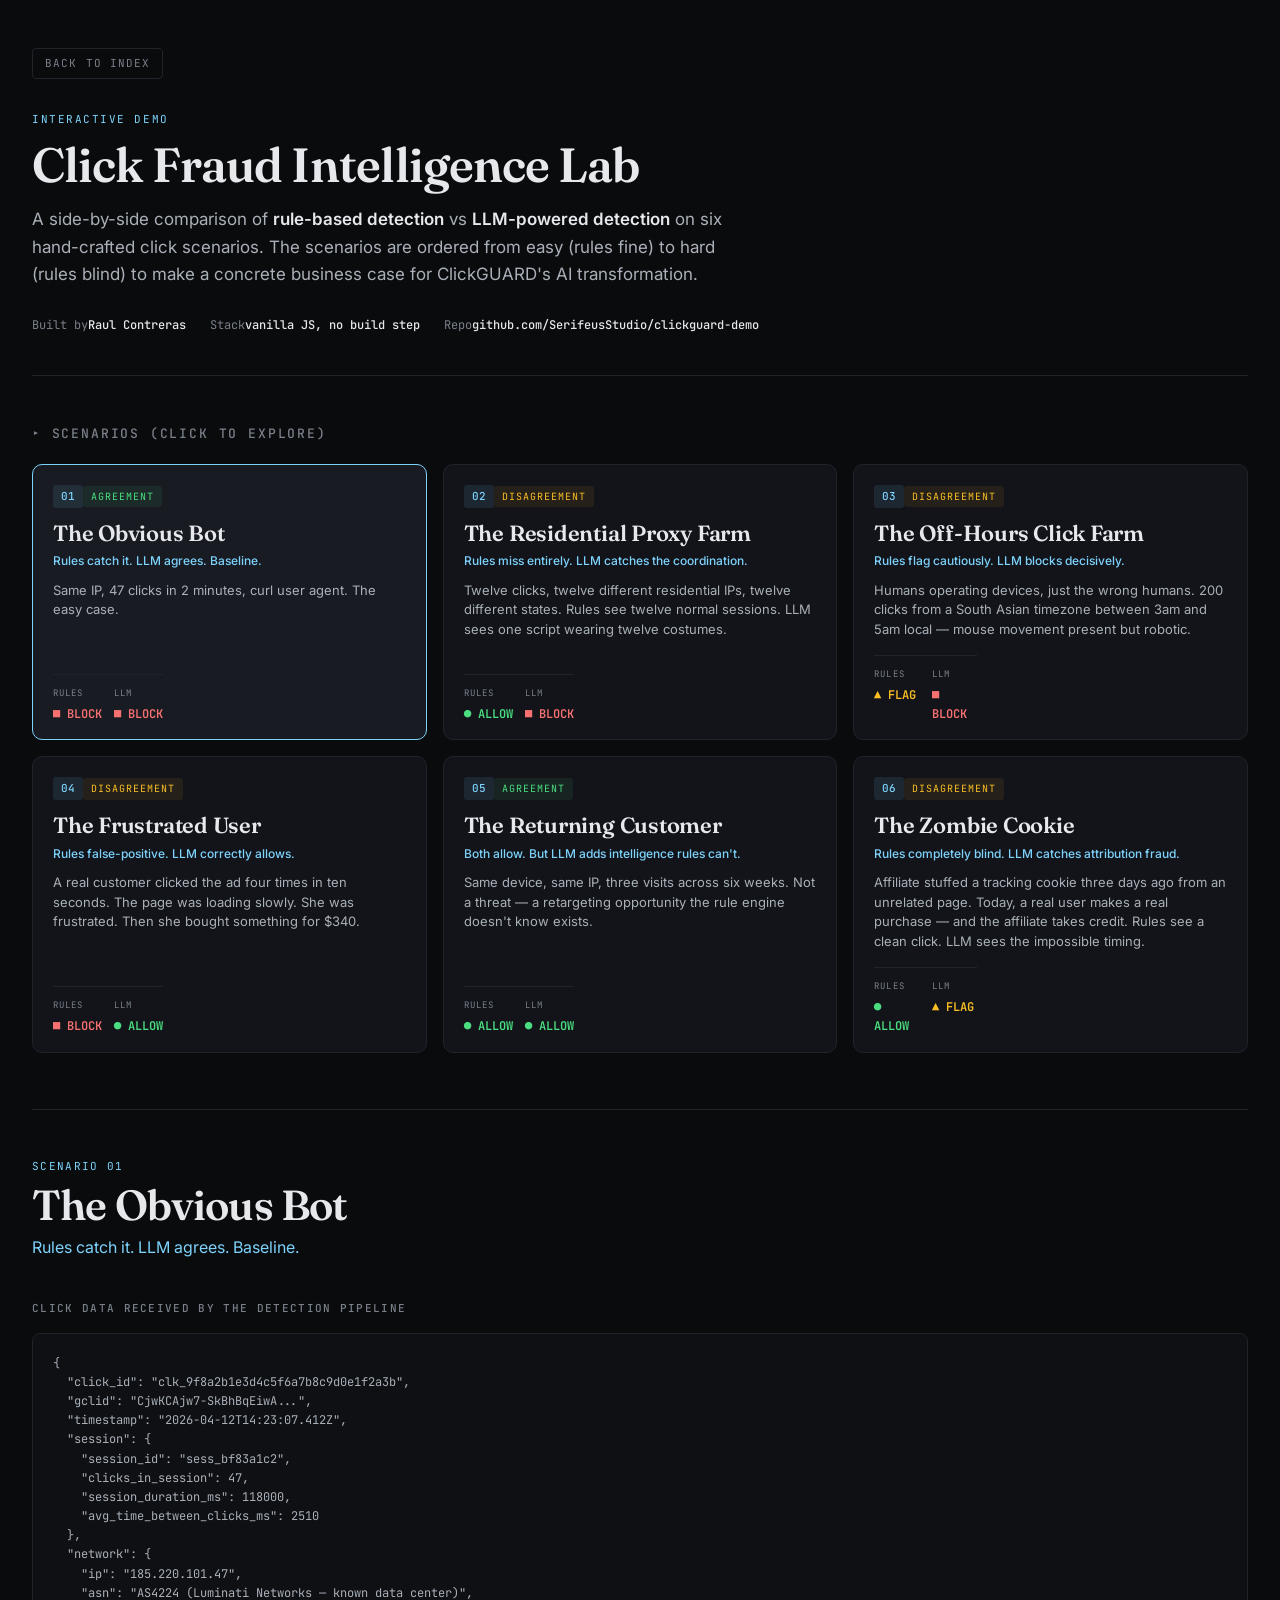
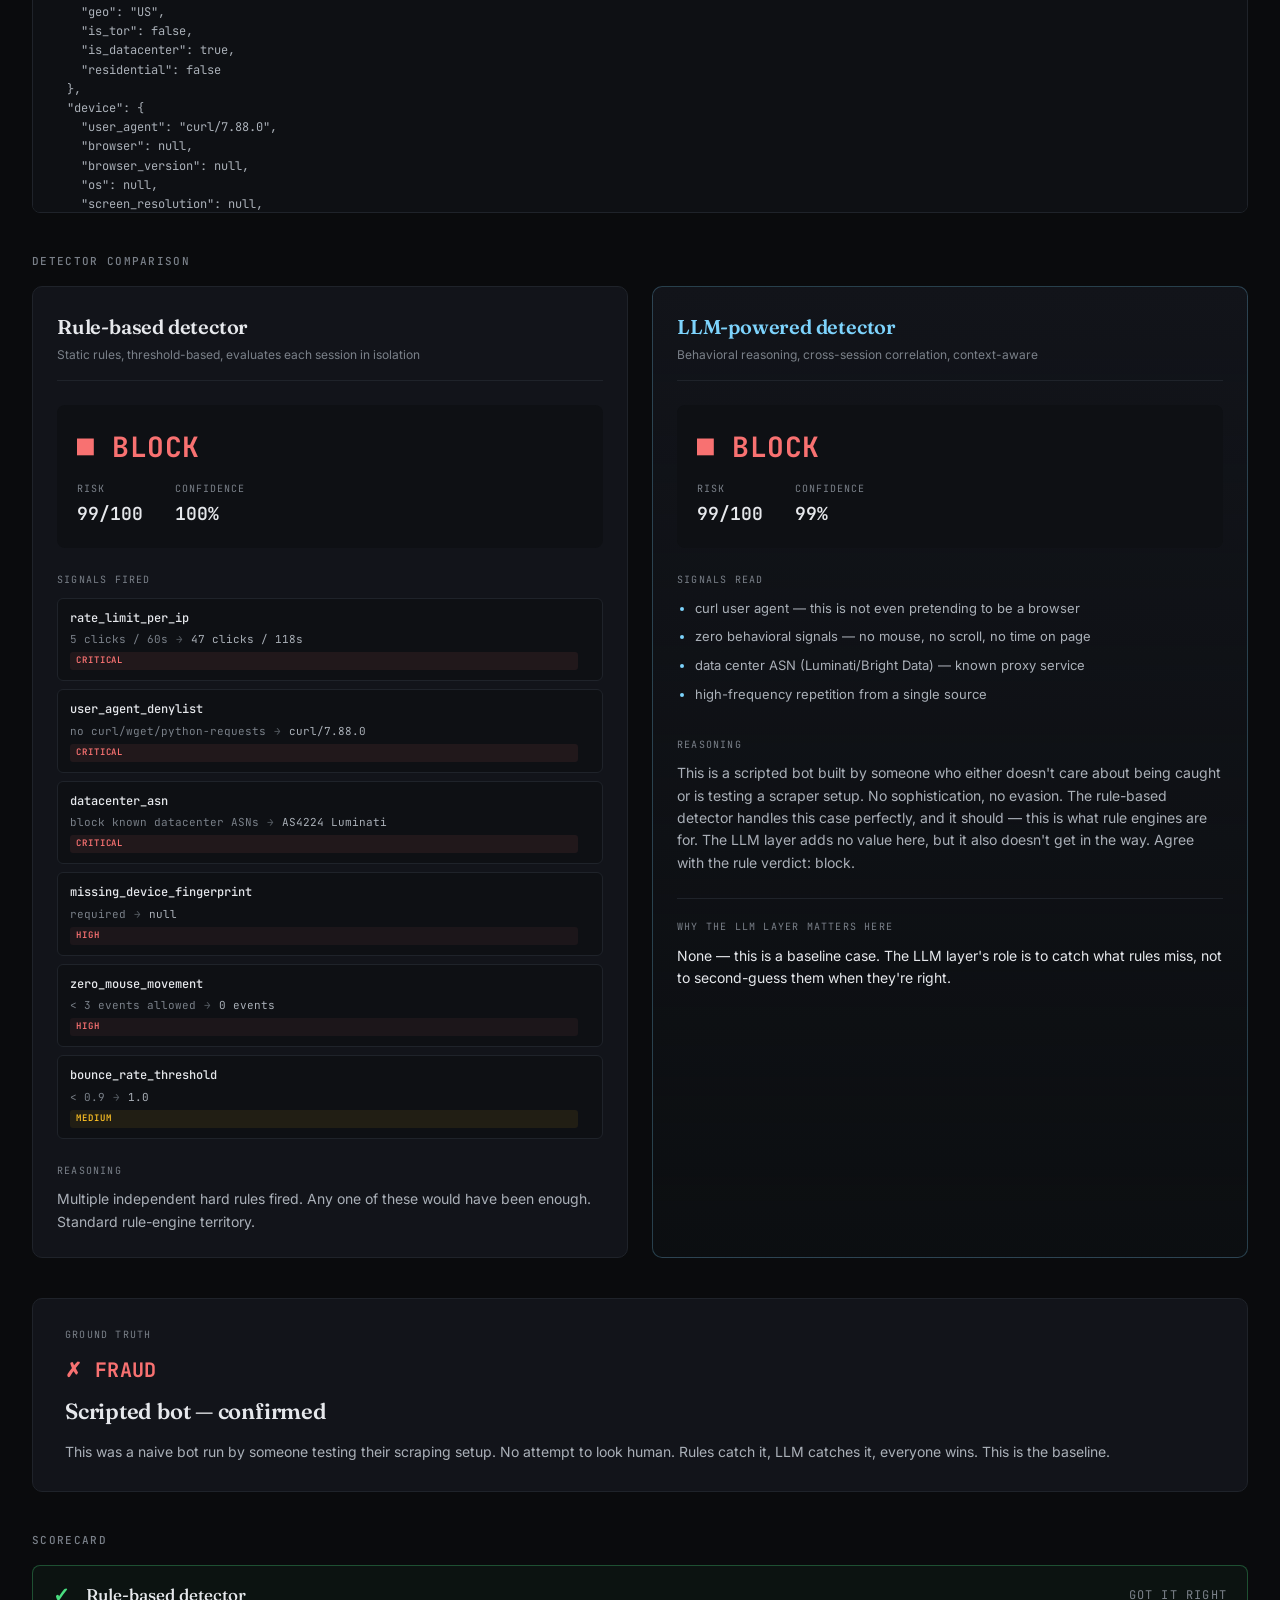
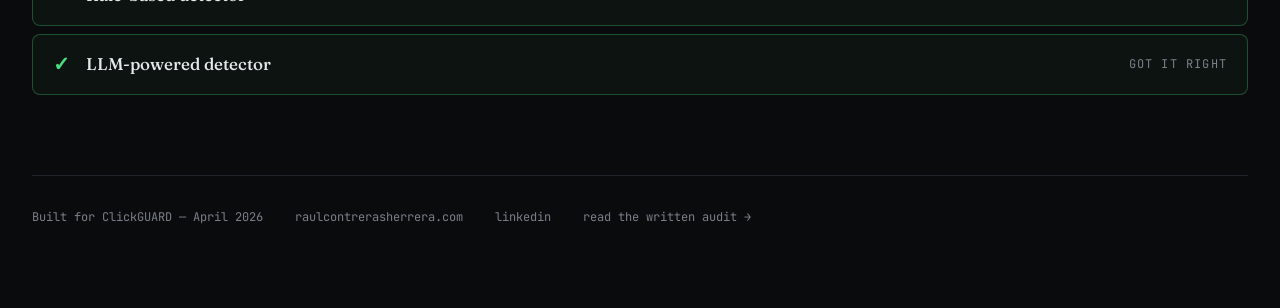
<file: deploy/tool/index.html>
<!DOCTYPE html>
<html lang="en">
<head>
<meta charset="UTF-8">
<meta name="viewport" content="width=device-width, initial-scale=1.0">
<title>Click Fraud Intelligence Lab — A ClickGUARD demo by Raul Contreras</title>
<meta name="description" content="An interactive demo showing what rule-based click fraud detectors catch vs. what LLM-powered detectors catch. Built for ClickGUARD's AI Automation Engineer role.">
<meta name="robots" content="index, follow">

<link rel="preconnect" href="https://fonts.googleapis.com">
<link rel="preconnect" href="https://fonts.gstatic.com" crossorigin>
<link href="https://fonts.googleapis.com/css2?family=Fraunces:opsz,wght@9..144,500;9..144,600;9..144,700&family=Inter:wght@400;500;600&family=JetBrains+Mono:wght@400;500;600;700&display=swap" rel="stylesheet">

<link rel="stylesheet" href="styles.css">
</head>
<body>

<div class="page">

  <header class="site-header">
    <a href="../" class="back-link">Back to index</a>

    <div class="site-eyebrow">Interactive demo</div>
    <h1 class="site-title">Click Fraud Intelligence Lab</h1>
    <p class="site-subtitle">A side-by-side comparison of <strong>rule-based detection</strong> vs <strong>LLM-powered detection</strong> on six hand-crafted click scenarios. The scenarios are ordered from easy (rules fine) to hard (rules blind) to make a concrete business case for ClickGUARD's AI transformation.</p>

    <div class="meta-strip">
      <span>Built by<strong>Raul Contreras</strong></span>
      <span>Stack<strong>vanilla JS, no build step</strong></span>
      <span>Repo<strong>github.com/SerifeusStudio/clickguard-demo</strong></span>
    </div>
  </header>

  <section>
    <h2 class="section-heading">▸ Scenarios (click to explore)</h2>
    <div class="gallery" id="gallery"></div>
  </section>

  <section class="detail" id="detail"></section>

  <footer class="site-footer">
    <span>Built for ClickGUARD — April 2026</span>
    <a href="https://raulcontrerasherrera.com/">raulcontrerasherrera.com</a>
    <a href="https://linkedin.com/in/raulcontrerasherrera">linkedin</a>
    <a href="../audit/">read the written audit →</a>
  </footer>

</div>

<script type="module" src="main.js"></script>
</body>
</html>
</file>
<file: deploy/tool/styles.css>
/* ─────────────────────────────────────────────────────────────────────
   Click Fraud Intelligence Lab — Styles
   Dark, dense, engineer-legible. No framework, all hand-authored.
   ───────────────────────────────────────────────────────────────────── */

:root {
  --bg: #0a0b0d;
  --bg-elev: #12141a;
  --bg-elev-2: #181b22;
  --bg-code: #0e1014;
  --text: #e6e8ec;
  --text-dim: #aab0b8;
  --muted: #7a8089;
  --muted-dim: #555b62;
  --accent: #7dd3fc;
  --accent-dim: #38bdf8;
  --rule: #1f232a;
  --rule-bright: #2a2f38;
  --success: #4ade80;
  --warning: #fbbf24;
  --danger: #f87171;
  --info: #818cf8;
  --shadow: 0 8px 32px rgba(0, 0, 0, 0.4);
}

* {
  box-sizing: border-box;
}

html, body {
  margin: 0;
  padding: 0;
  background: var(--bg);
  color: var(--text);
  font-family: 'Inter', system-ui, -apple-system, sans-serif;
  font-size: 15px;
  line-height: 1.55;
  -webkit-font-smoothing: antialiased;
  -moz-osx-font-smoothing: grayscale;
}

code, pre, .mono {
  font-family: 'JetBrains Mono', 'SF Mono', Consolas, monospace;
}

a {
  color: var(--accent);
  text-decoration: none;
  border-bottom: 1px solid transparent;
  transition: border-color 120ms;
}

a:hover {
  border-bottom-color: var(--accent);
}

/* ─────────────────────────────────────────────────────────────────────
   LAYOUT
   ───────────────────────────────────────────────────────────────────── */

.page {
  max-width: 1280px;
  margin: 0 auto;
  padding: 48px 32px 80px;
}

.site-header {
  padding-bottom: 40px;
  border-bottom: 1px solid var(--rule);
  margin-bottom: 48px;
}

.back-link {
  display: inline-flex;
  align-items: center;
  gap: 8px;
  font-family: 'JetBrains Mono', monospace;
  font-size: 11px;
  color: var(--muted);
  text-transform: uppercase;
  letter-spacing: 0.1em;
  margin-bottom: 32px;
  padding: 6px 12px;
  border: 1px solid var(--rule);
  border-radius: 4px;
  transition: border-color 120ms, color 120ms;
}

.back-link:hover {
  color: var(--accent);
  border-color: var(--accent);
  border-bottom: 1px solid var(--accent);
}

.site-eyebrow {
  font-family: 'JetBrains Mono', monospace;
  font-size: 11px;
  text-transform: uppercase;
  letter-spacing: 0.14em;
  color: var(--accent);
  margin-bottom: 12px;
}

h1.site-title {
  font-family: 'Fraunces', Georgia, serif;
  font-size: 48px;
  line-height: 1.05;
  font-weight: 600;
  letter-spacing: -0.02em;
  margin: 0 0 16px;
}

.site-subtitle {
  font-size: 17px;
  color: var(--text-dim);
  max-width: 720px;
  line-height: 1.6;
  margin: 0;
}

.site-subtitle strong {
  color: var(--text);
  font-weight: 600;
}

.meta-strip {
  display: flex;
  gap: 24px;
  margin-top: 28px;
  font-family: 'JetBrains Mono', monospace;
  font-size: 12px;
  color: var(--muted);
}

.meta-strip span strong {
  color: var(--text);
  font-weight: 500;
}

/* ─────────────────────────────────────────────────────────────────────
   GALLERY
   ───────────────────────────────────────────────────────────────────── */

.section-heading {
  font-family: 'Fraunces', Georgia, serif;
  font-size: 13px;
  font-weight: 500;
  text-transform: uppercase;
  letter-spacing: 0.14em;
  color: var(--muted);
  font-family: 'JetBrains Mono', monospace;
  margin: 0 0 20px;
}

.gallery {
  display: grid;
  grid-template-columns: repeat(auto-fill, minmax(340px, 1fr));
  gap: 16px;
  margin-bottom: 56px;
}

.card {
  background: var(--bg-elev);
  border: 1px solid var(--rule);
  border-radius: 10px;
  padding: 20px 20px 16px;
  text-align: left;
  color: inherit;
  font: inherit;
  cursor: pointer;
  transition: border-color 120ms, background 120ms, transform 120ms;
  display: flex;
  flex-direction: column;
}

.card:hover {
  border-color: var(--accent-dim);
  background: var(--bg-elev-2);
  transform: translateY(-1px);
}

.card-active {
  border-color: var(--accent);
  background: var(--bg-elev-2);
}

.card-header {
  display: flex;
  align-items: center;
  justify-content: space-between;
  margin-bottom: 12px;
}

.card-num {
  font-family: 'JetBrains Mono', monospace;
  font-size: 11px;
  color: var(--accent);
  font-weight: 500;
  padding: 3px 8px;
  background: rgba(125, 211, 252, 0.1);
  border-radius: 3px;
}

.card-match {
  font-family: 'JetBrains Mono', monospace;
  font-size: 10px;
  text-transform: uppercase;
  letter-spacing: 0.1em;
  padding: 3px 8px;
  border-radius: 3px;
}

.match-agree {
  color: var(--success);
  background: rgba(74, 222, 128, 0.08);
}

.match-disagree {
  color: var(--warning);
  background: rgba(251, 191, 36, 0.08);
}

.card-title {
  font-family: 'Fraunces', Georgia, serif;
  font-size: 22px;
  font-weight: 600;
  line-height: 1.2;
  letter-spacing: -0.01em;
  margin: 0 0 6px;
  color: var(--text);
}

.card-subtitle {
  font-size: 12px;
  color: var(--accent);
  margin: 0 0 10px;
  font-weight: 500;
}

.card-teaser {
  font-size: 13px;
  color: var(--text-dim);
  margin: 0 0 16px;
  line-height: 1.5;
  flex-grow: 1;
}

.card-verdicts {
  display: flex;
  gap: 12px;
  padding-top: 12px;
  border-top: 1px solid var(--rule);
}

.mini-verdict {
  flex: 1;
  display: flex;
  flex-direction: column;
  gap: 4px;
}

.mini-verdict-label {
  font-family: 'JetBrains Mono', monospace;
  font-size: 9px;
  color: var(--muted);
  text-transform: uppercase;
  letter-spacing: 0.12em;
}

.mini-verdict-value {
  font-family: 'JetBrains Mono', monospace;
  font-size: 12px;
  font-weight: 600;
}

/* ─────────────────────────────────────────────────────────────────────
   DETAIL PANEL
   ───────────────────────────────────────────────────────────────────── */

.detail {
  background: var(--bg);
  border-top: 1px solid var(--rule);
  padding-top: 48px;
}

.detail-header {
  margin-bottom: 40px;
}

.detail-eyebrow {
  font-family: 'JetBrains Mono', monospace;
  font-size: 11px;
  text-transform: uppercase;
  letter-spacing: 0.12em;
  color: var(--accent);
  margin-bottom: 8px;
}

.detail-title {
  font-family: 'Fraunces', Georgia, serif;
  font-size: 42px;
  font-weight: 600;
  line-height: 1.05;
  letter-spacing: -0.02em;
  margin: 0 0 8px;
}

.detail-subtitle {
  font-size: 16px;
  color: var(--accent);
  margin: 0;
}

.detail-section {
  margin-bottom: 40px;
}

.section-label {
  font-family: 'JetBrains Mono', monospace;
  font-size: 11px;
  text-transform: uppercase;
  letter-spacing: 0.12em;
  color: var(--muted);
  margin: 0 0 16px;
  font-weight: 500;
}

/* JSON block */

.json-block {
  background: var(--bg-code);
  border: 1px solid var(--rule);
  border-radius: 8px;
  padding: 20px;
  margin: 0;
  overflow-x: auto;
  font-size: 12px;
  line-height: 1.6;
  color: var(--text-dim);
  max-height: 480px;
  overflow-y: auto;
}

.json-block code {
  font-family: 'JetBrains Mono', monospace;
}

/* ─────────────────────────────────────────────────────────────────────
   COMPARE GRID
   ───────────────────────────────────────────────────────────────────── */

.compare-grid {
  display: grid;
  grid-template-columns: 1fr 1fr;
  gap: 24px;
}

@media (max-width: 960px) {
  .compare-grid {
    grid-template-columns: 1fr;
  }
}

.column {
  background: var(--bg-elev);
  border: 1px solid var(--rule);
  border-radius: 10px;
  padding: 24px;
  display: flex;
  flex-direction: column;
  gap: 24px;
}

.column-llm {
  border-color: rgba(125, 211, 252, 0.25);
  background: linear-gradient(180deg, var(--bg-elev) 0%, rgba(125, 211, 252, 0.02) 100%);
}

.column-header {
  padding-bottom: 16px;
  border-bottom: 1px solid var(--rule);
}

.column-kicker {
  font-family: 'Fraunces', Georgia, serif;
  font-size: 20px;
  font-weight: 600;
  letter-spacing: -0.01em;
  color: var(--text);
  margin-bottom: 4px;
}

.column-llm .column-kicker {
  color: var(--accent);
}

.column-desc {
  font-size: 12px;
  color: var(--muted);
}

/* Verdict display */

.column-verdict {
  display: flex;
  flex-direction: column;
  gap: 12px;
  padding: 20px;
  background: var(--bg-code);
  border-radius: 8px;
}

.verdict-main {
  font-family: 'JetBrains Mono', monospace;
  font-size: 28px;
  font-weight: 700;
  letter-spacing: 0.02em;
}

.verdict-block {
  color: var(--danger);
}

.verdict-flag {
  color: var(--warning);
}

.verdict-allow {
  color: var(--success);
}

.verdict-meta {
  display: flex;
  gap: 32px;
}

.verdict-meta div {
  display: flex;
  flex-direction: column;
  gap: 4px;
}

.verdict-meta span {
  font-family: 'JetBrains Mono', monospace;
  font-size: 10px;
  text-transform: uppercase;
  letter-spacing: 0.1em;
  color: var(--muted);
}

.verdict-meta strong {
  font-family: 'JetBrains Mono', monospace;
  font-size: 18px;
  font-weight: 600;
  color: var(--text);
}

/* Column sections */

.column-section-label {
  font-family: 'JetBrains Mono', monospace;
  font-size: 10px;
  text-transform: uppercase;
  letter-spacing: 0.12em;
  color: var(--muted);
  margin-bottom: 10px;
}

.column-reasoning {
  font-size: 14px;
  line-height: 1.6;
  color: var(--text-dim);
  margin: 0;
}

.column-value-add {
  padding-top: 20px;
  border-top: 1px solid var(--rule);
}

.column-value-add .column-reasoning {
  color: var(--text);
}

/* Signal rows (rule-based) */

.signal-list {
  display: flex;
  flex-direction: column;
  gap: 8px;
}

.signal-row {
  display: grid;
  grid-template-columns: 1fr auto;
  gap: 4px 12px;
  padding: 10px 12px;
  background: var(--bg-code);
  border-radius: 6px;
  border: 1px solid var(--rule);
  font-size: 12px;
}

.signal-name {
  font-family: 'JetBrains Mono', monospace;
  font-size: 12px;
  color: var(--text);
  font-weight: 500;
}

.signal-severity {
  font-family: 'JetBrains Mono', monospace;
  font-size: 9px;
  text-transform: uppercase;
  letter-spacing: 0.1em;
  font-weight: 600;
  align-self: start;
  padding: 2px 6px;
  border-radius: 3px;
}

.severity-critical { color: var(--danger); background: rgba(248, 113, 113, 0.08); }
.severity-high     { color: var(--danger); background: rgba(248, 113, 113, 0.06); }
.severity-medium   { color: var(--warning); background: rgba(251, 191, 36, 0.08); }
.severity-low      { color: var(--warning); background: rgba(251, 191, 36, 0.05); }
.severity-none     { color: var(--muted); background: transparent; }

.signal-detail {
  grid-column: 1 / -1;
  font-family: 'JetBrains Mono', monospace;
  font-size: 11px;
  color: var(--muted);
  display: flex;
  gap: 8px;
  align-items: center;
  flex-wrap: wrap;
}

.signal-threshold {
  color: var(--muted);
}

.signal-arrow {
  color: var(--muted-dim);
}

.signal-actual {
  color: var(--text-dim);
}

/* Signal list (LLM) */

.llm-signals {
  margin: 0;
  padding-left: 18px;
  font-size: 13px;
  color: var(--text-dim);
  line-height: 1.6;
}

.llm-signals li {
  margin-bottom: 8px;
}

.llm-signals li::marker {
  color: var(--accent);
}

/* ─────────────────────────────────────────────────────────────────────
   GROUND TRUTH BANNER
   ───────────────────────────────────────────────────────────────────── */

.truth-banner {
  background: var(--bg-elev);
  border: 1px solid var(--rule);
  border-radius: 10px;
  padding: 28px 32px;
}

.truth-label {
  font-family: 'JetBrains Mono', monospace;
  font-size: 10px;
  text-transform: uppercase;
  letter-spacing: 0.12em;
  color: var(--muted);
  margin-bottom: 12px;
}

.truth-verdict {
  font-family: 'JetBrains Mono', monospace;
  font-size: 20px;
  font-weight: 700;
  letter-spacing: 0.02em;
  margin-bottom: 8px;
}

.truth-fraud {
  color: var(--danger);
}

.truth-legit {
  color: var(--success);
}

.truth-title {
  font-family: 'Fraunces', Georgia, serif;
  font-size: 22px;
  font-weight: 600;
  letter-spacing: -0.01em;
  color: var(--text);
  margin-bottom: 12px;
}

.truth-summary {
  font-size: 14px;
  color: var(--text-dim);
  line-height: 1.65;
  margin: 0;
}

/* ─────────────────────────────────────────────────────────────────────
   SCORECARD
   ───────────────────────────────────────────────────────────────────── */

.scorecard {
  display: flex;
  flex-direction: column;
  gap: 8px;
}

.score-row {
  display: grid;
  grid-template-columns: auto 1fr auto;
  gap: 16px;
  align-items: center;
  padding: 14px 20px;
  background: var(--bg-elev);
  border: 1px solid var(--rule);
  border-radius: 8px;
}

.score-correct {
  border-color: rgba(74, 222, 128, 0.3);
  background: rgba(74, 222, 128, 0.04);
}

.score-wrong {
  border-color: rgba(248, 113, 113, 0.3);
  background: rgba(248, 113, 113, 0.04);
}

.score-icon {
  font-family: 'JetBrains Mono', monospace;
  font-size: 20px;
  font-weight: 700;
}

.score-correct .score-icon {
  color: var(--success);
}

.score-wrong .score-icon {
  color: var(--danger);
}

.score-label {
  font-family: 'Fraunces', Georgia, serif;
  font-size: 17px;
  font-weight: 500;
  color: var(--text);
}

.score-result {
  font-family: 'JetBrains Mono', monospace;
  font-size: 12px;
  color: var(--muted);
  text-transform: uppercase;
  letter-spacing: 0.1em;
}

/* ─────────────────────────────────────────────────────────────────────
   FOOTER
   ───────────────────────────────────────────────────────────────────── */

.site-footer {
  margin-top: 80px;
  padding-top: 32px;
  border-top: 1px solid var(--rule);
  font-family: 'JetBrains Mono', monospace;
  font-size: 12px;
  color: var(--muted);
  display: flex;
  gap: 32px;
  flex-wrap: wrap;
}

.site-footer a {
  color: var(--muted);
}

.site-footer a:hover {
  color: var(--accent);
}

/* ─────────────────────────────────────────────────────────────────────
   RESPONSIVE
   ───────────────────────────────────────────────────────────────────── */

@media (max-width: 768px) {
  .page { padding: 32px 20px 64px; }
  h1.site-title { font-size: 36px; }
  .detail-title { font-size: 32px; }
  .meta-strip { flex-direction: column; gap: 6px; }
  .gallery { grid-template-columns: 1fr; }
  .verdict-meta { gap: 20px; }
  .verdict-main { font-size: 22px; }
}
</file>
